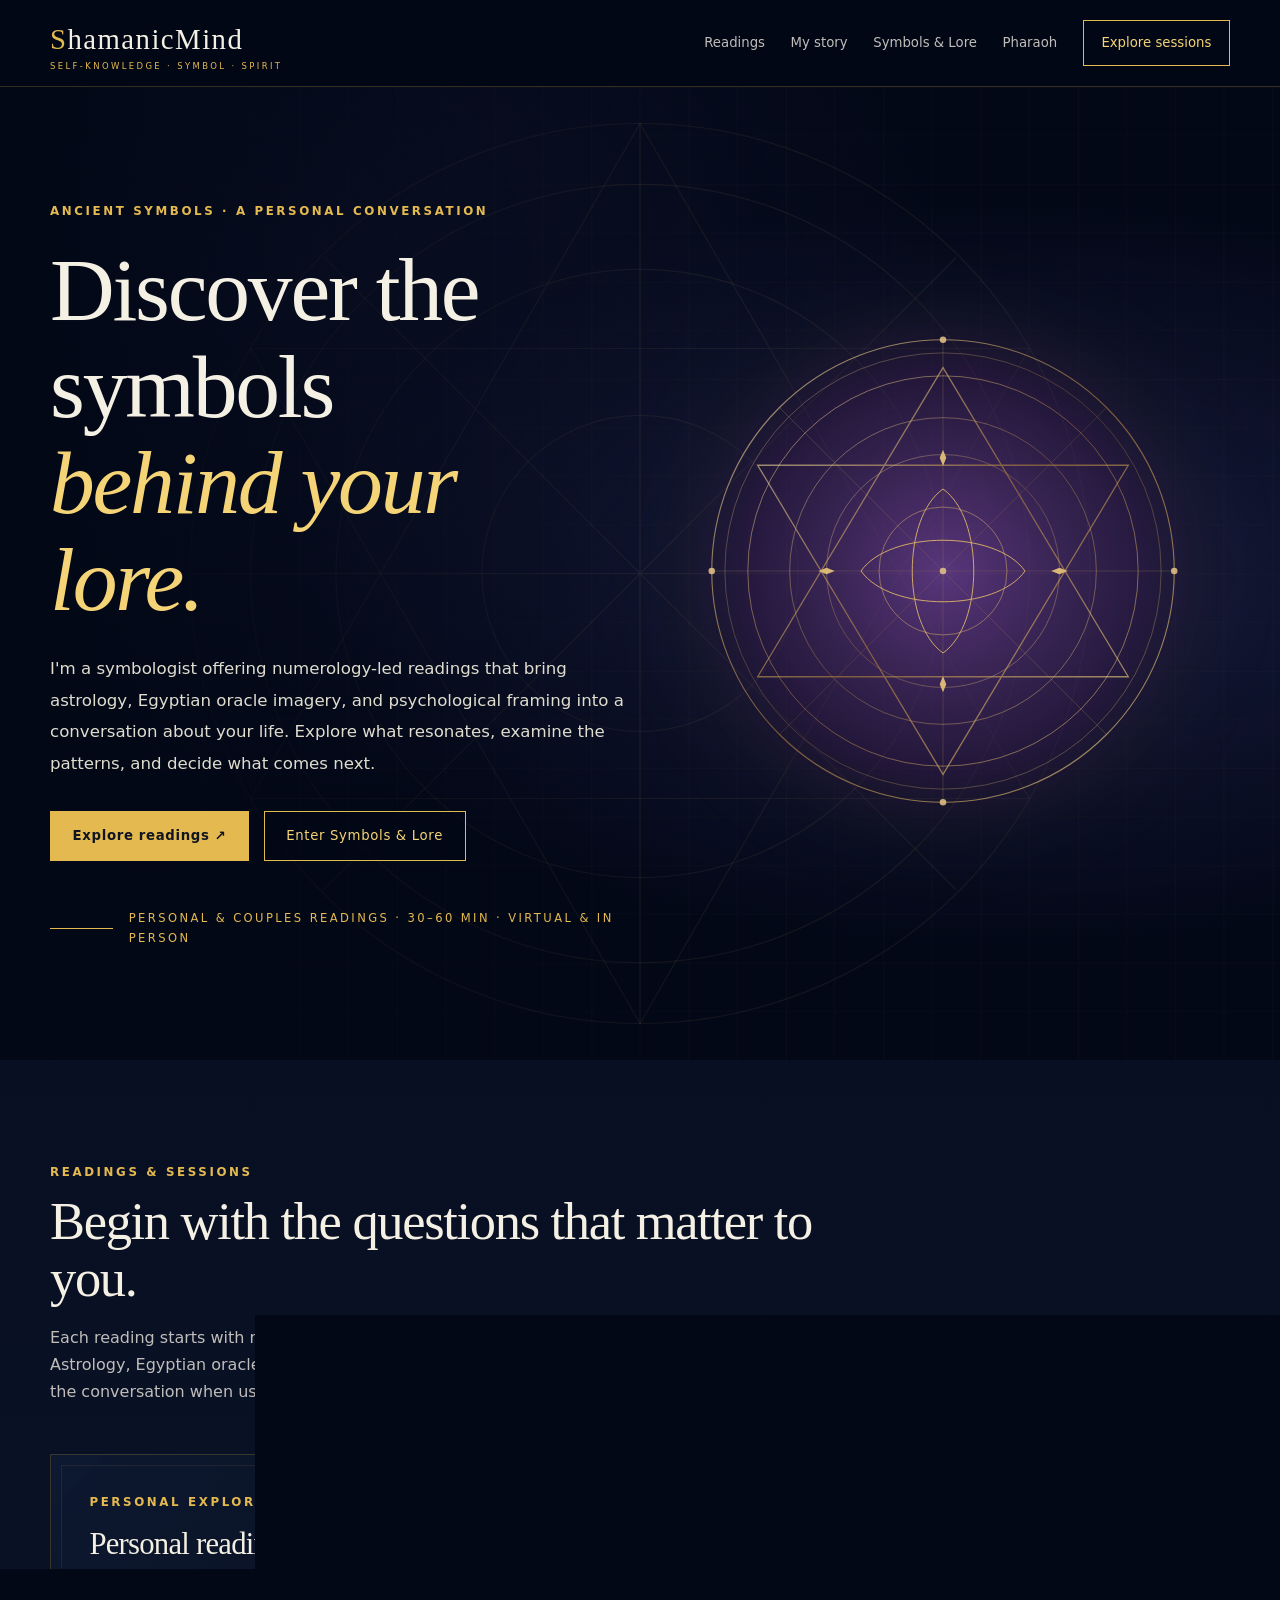
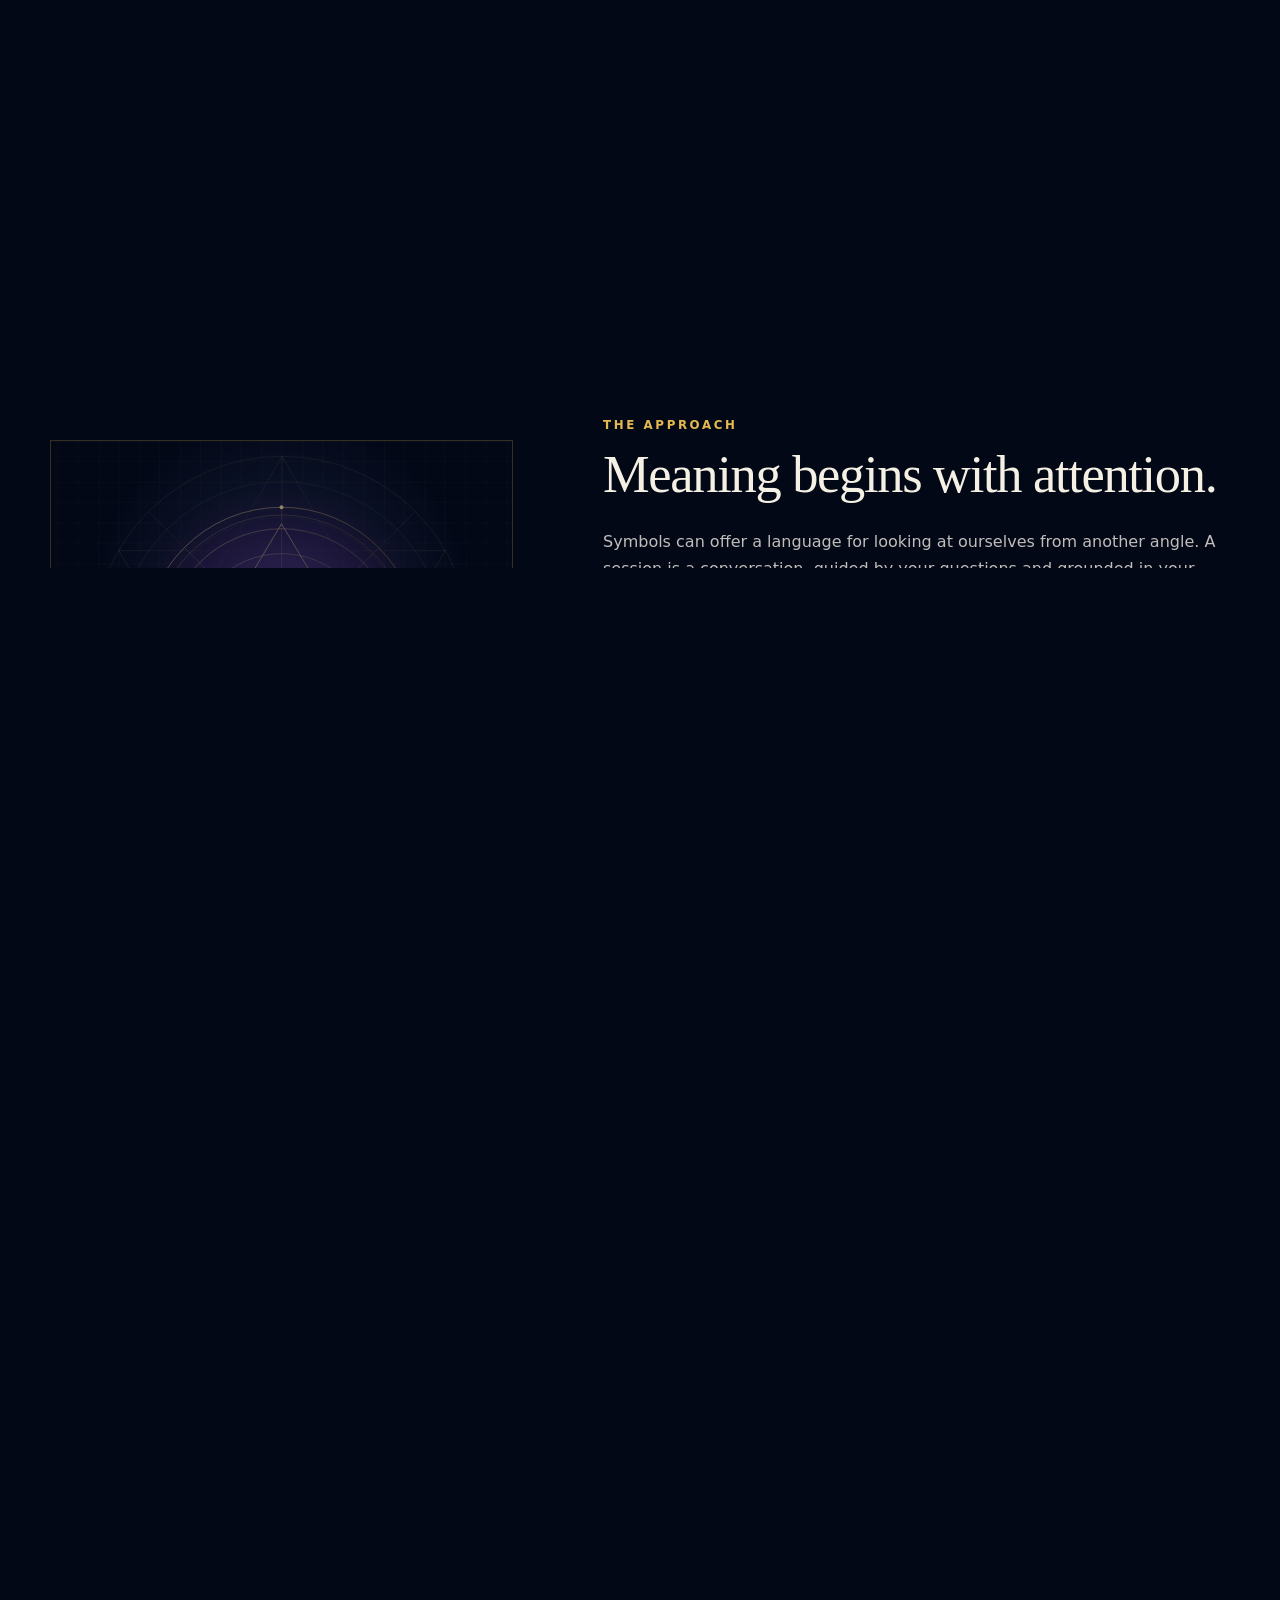
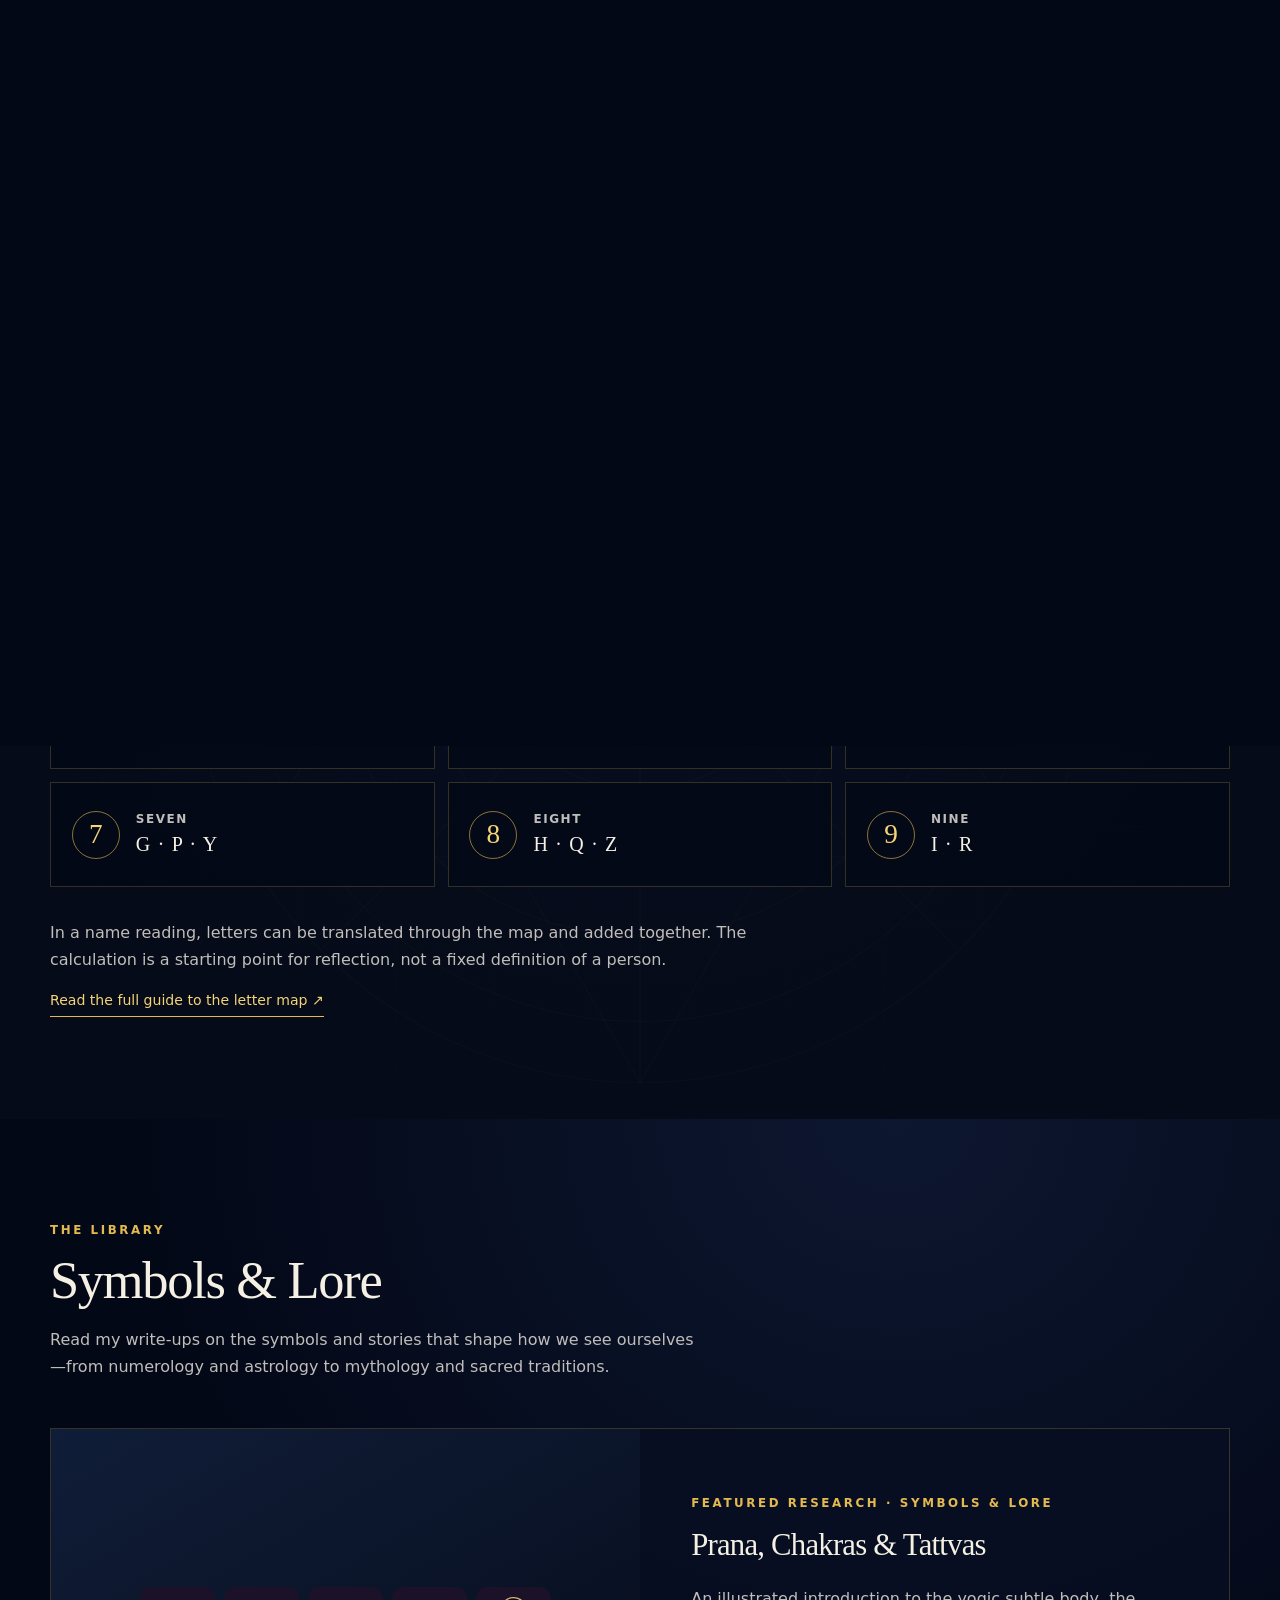
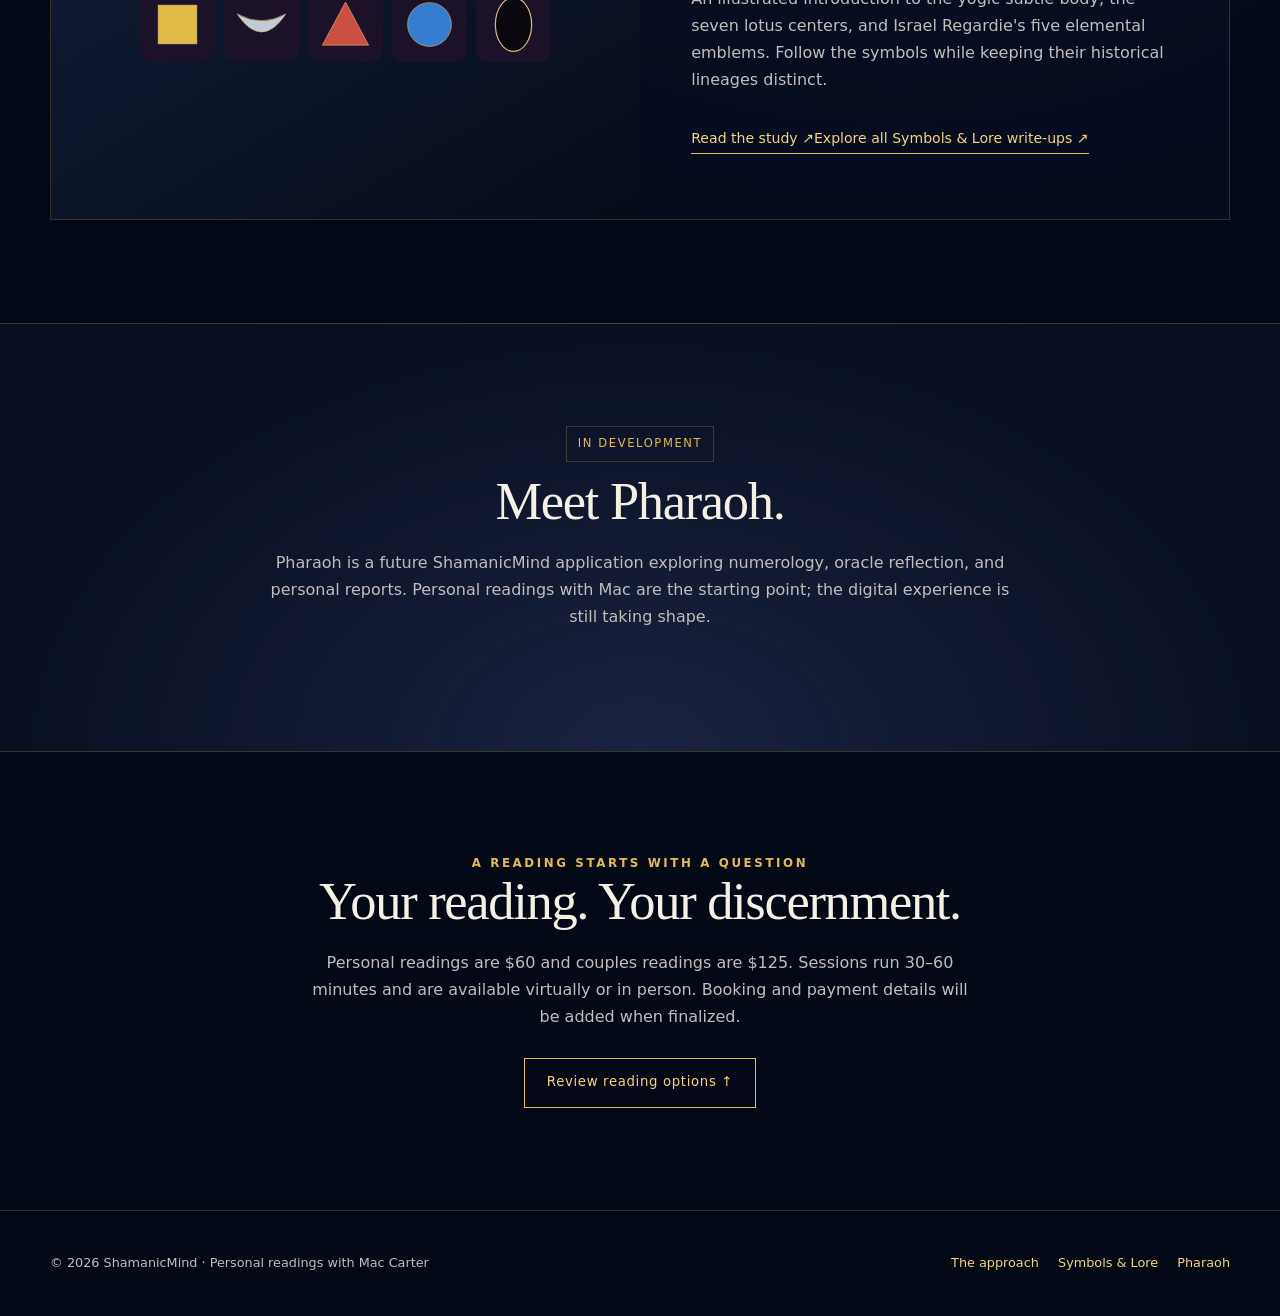
<file: index.html>
<!doctype html>
<html lang="en"><head><meta charset="utf-8"><meta name="viewport" content="width=device-width,initial-scale=1"><meta name="theme-color" content="#030817"><meta name="description" content="Discover the symbols behind your lore through personal numerology readings, astrology, Egyptian oracle, and stories of mythology. Virtual and in-person."><title>ShamanicMind | Discover the Symbols Behind Your Lore</title><link rel="stylesheet" href="styles.css"><script src="app.js" defer></script></head>
<body><a class="skip" href="#main">Skip to content</a><header class="site-header"><div class="container header-inner"><a href="index.html" class="wordmark" aria-label="ShamanicMind home">ShamanicMind<span>Self-knowledge · Symbol · Spirit</span></a><button type="button" class="menu-toggle" aria-expanded="false" aria-controls="site-navigation" data-menu-toggle>Menu <span aria-hidden="true">☰</span></button><nav id="site-navigation" class="nav" aria-label="Main navigation" data-menu><a href="#readings">Readings</a><a href="#story">My story</a><a href="symbols-and-lore/index.html">Symbols &amp; Lore</a><a href="#pharaoh">Pharaoh</a><a href="#sessions" class="nav-cta">Explore sessions</a></nav></div></header>
<main id="main"><section class="hero"><div class="container hero-grid"><div class="hero-copy"><div class="eyebrow">Ancient symbols · A personal conversation</div><h1>Discover the symbols<br><em>behind your lore.</em></h1><p class="lead">I'm a symbologist offering numerology-led readings that bring astrology, Egyptian oracle imagery, and psychological framing into a conversation about your life. Explore what resonates, examine the patterns, and decide what comes next.</p><div class="action-row"><a class="btn btn-primary" href="#readings">Explore readings <span aria-hidden="true">&nbsp;↗</span></a><a class="btn btn-secondary" href="symbols-and-lore/index.html">Enter Symbols &amp; Lore</a></div><div class="hero-caption">Personal &amp; couples readings · 30–60 min · Virtual &amp; in person</div></div><div aria-hidden="true"><img class="hero-orbit" src="assets/illustrations/celestial-orbit.svg" width="700" height="700" alt=""></div></div></section>
<section class="section section-alt anchor" id="readings"><div class="container"><div class="section-heading" data-reveal><div class="eyebrow">Readings &amp; sessions</div><h2>Begin with the questions that matter to you.</h2><p>Each reading starts with numerology and follows the themes that emerge. Astrology, Egyptian oracle cards, and psychological perspectives can deepen the conversation when useful.</p></div><div class="reading-grid" id="sessions"><article class="reading-card" data-reveal><div class="reading-top"><div><div class="eyebrow">Personal exploration</div><h3>Personal reading</h3></div><div class="reading-price">$60</div></div><p>Bring a question, a turning point, or your curiosity. Explore your core numbers, life patterns, and the symbolic connections that may help you frame your next decisions.</p><div class="reading-foot"><span>30–60 min · Virtual or in person</span><a href="#connect">Session information ↗</a></div></article><article class="reading-card" data-reveal><div class="reading-top"><div><div class="eyebrow">Shared reflection</div><h3>Couples reading</h3></div><div class="reading-price">$125</div></div><p>Explore two sets of patterns in conversation. Consider individual perspectives, areas of compatibility, recurring dynamics, and the choices that shape a relationship.</p><div class="reading-foot"><span>30–60 min · Virtual or in person</span><a href="#connect">Session information ↗</a></div></article></div></div></section>
<section class="section anchor" id="approach"><div class="container approach"><div class="approach-art" data-reveal><img src="assets/illustrations/celestial-orbit.svg" alt="Decorative geometric orbit representing cycles, perspective and interpretation" loading="lazy"></div><div class="approach-copy" data-reveal><div class="eyebrow">The approach</div><h2>Meaning begins with attention.</h2><p class="muted">Symbols can offer a language for looking at ourselves from another angle. A session is a conversation, guided by your questions and grounded in your lived experience.</p><div class="principles"><div class="principle"><b>Numbers</b><p>Numerology provides the starting structure for a reading.</p></div><div class="principle"><b>Correspondences</b><p>Astrology and Egyptian oracle images can open additional lines of interpretation.</p></div><div class="principle"><b>Discernment</b><p>Psychological framing helps explore how a story influences belief, behavior, and decisions. You retain your own judgment.</p></div></div></div></div></section>

<section class="section story-section anchor" id="story"><div class="container story-grid"><div class="story-copy" data-reveal><div class="eyebrow">The path inward</div><h2>The lore I had to walk through.</h2><p>Some of my years were spent in the trenches—the inward work of meeting darkness without turning away. I learned to alchemize what I could not simply outrun, one question, one choice, one season at a time.</p><p>Nearly ten years of self-introspection led me through hundreds of books on psychology, philosophy, and mythology. Each offered another lens on a question I kept returning to: what is true within a reality shaped by perception?</p><p>Psychology gave me ways to examine the mind. Philosophy sharpened the questions. Mythology gave lasting images to the passage through shadow and change. Together, they drew me deeper into the layers of the matrix: the stories, beliefs, and symbols that shape what we notice and how we recognize our own nature.</p><p>ShamanicMind grew from that practice. A symbol is not a verdict; it is an invitation to look again. In a reading, we follow the patterns that speak to you, question what does not, and leave room for your own discernment.</p></div><div class="story-panel" data-reveal><div class="scroll-sigil" aria-hidden="true">☥</div><p class="story-line">The deeper the layers, the closer we come to recognizing the nature beneath them.</p><span class="story-caption">A practice of looking inward</span><img src="assets/illustrations/celestial-orbit.svg" alt="" loading="lazy"></div></div></section>
<section class="section pythagorean-section anchor" id="letter-map"><div class="container"><div class="section-heading" data-reveal><div class="eyebrow">Numerology · A name in numbers</div><h2>Every letter finds its place.</h2><p>The Pythagorean letter map cycles through 1 to 9 across the Latin alphabet. See each letter from A to Z paired with its number. This is one symbolic framework; other numerology traditions use different correspondences.</p></div><div class="scroll-sigil map-sigil" data-reveal aria-hidden="true">☥</div><div class="alphabet-groups" aria-label="Pythagorean numerology letter-to-number mapping">
<article class="letter-group" data-reveal><span class="group-number">1</span><div><h3>One</h3><p>A · J · S</p></div></article>
<article class="letter-group" data-reveal><span class="group-number">2</span><div><h3>Two</h3><p>B · K · T</p></div></article>
<article class="letter-group" data-reveal><span class="group-number">3</span><div><h3>Three</h3><p>C · L · U</p></div></article>
<article class="letter-group" data-reveal><span class="group-number">4</span><div><h3>Four</h3><p>D · M · V</p></div></article>
<article class="letter-group" data-reveal><span class="group-number">5</span><div><h3>Five</h3><p>E · N · W</p></div></article>
<article class="letter-group" data-reveal><span class="group-number">6</span><div><h3>Six</h3><p>F · O · X</p></div></article>
<article class="letter-group" data-reveal><span class="group-number">7</span><div><h3>Seven</h3><p>G · P · Y</p></div></article>
<article class="letter-group" data-reveal><span class="group-number">8</span><div><h3>Eight</h3><p>H · Q · Z</p></div></article>
<article class="letter-group" data-reveal><span class="group-number">9</span><div><h3>Nine</h3><p>I · R</p></div></article>
</div><p class="mapping-note">In a name reading, letters can be translated through the map and added together. The calculation is a starting point for reflection, not a fixed definition of a person.</p><a class="text-link" href="symbols-and-lore/pythagorean-letter-numbers.html">Read the full guide to the letter map ↗</a></div></section>
<section class="section lore-section" id="lore"><div class="container"><div class="section-heading" data-reveal><div class="eyebrow">The library</div><h2>Symbols &amp; Lore</h2><p>Read my write-ups on the symbols and stories that shape how we see ourselves—from numerology and astrology to mythology and sacred traditions.</p></div><article class="lore-feature" data-reveal><div class="lore-art" aria-label="Five traditional Golden Dawn tattva emblems: square, crescent, triangle, circle and oval"><div class="tattva-strip"><img src="assets/tattvas/prithivi.svg" alt="Prithivi: yellow square" loading="lazy"><img src="assets/tattvas/apas.svg" alt="Apas: silver crescent" loading="lazy"><img src="assets/tattvas/tejas.svg" alt="Tejas: red triangle" loading="lazy"><img src="assets/tattvas/vayu.svg" alt="Vayu: blue circle" loading="lazy"><img src="assets/tattvas/akasha.svg" alt="Akasha: black oval" loading="lazy"></div></div><div class="lore-copy"><div class="eyebrow">Featured research · Symbols &amp; Lore</div><h3>Prana, Chakras &amp; Tattvas</h3><p>An illustrated introduction to the yogic subtle body, the seven lotus centers, and Israel Regardie's five elemental emblems. Follow the symbols while keeping their historical lineages distinct.</p><a class="text-link" href="symbols-and-lore/prana-chakras-tattvas.html">Read the study ↗</a><a class="text-link" href="symbols-and-lore/index.html">Explore all Symbols &amp; Lore write-ups ↗</a></div></article></div></section>
<section class="section pharaoh anchor" id="pharaoh"><div class="container" data-reveal><span class="tag">In development</span><h2>Meet Pharaoh.</h2><p>Pharaoh is a future ShamanicMind application exploring numerology, oracle reflection, and personal reports. Personal readings with Mac are the starting point; the digital experience is still taking shape.</p></div></section>
<section class="section final-section anchor" id="connect"><div class="container" data-reveal><div class="eyebrow">A reading starts with a question</div><h2>Your reading. Your discernment.</h2><p>Personal readings are $60 and couples readings are $125. Sessions run 30–60 minutes and are available virtually or in person. Booking and payment details will be added when finalized.</p><a class="btn btn-secondary" href="#readings">Review reading options ↑</a></div></section></main>
<footer class="site-footer"><div class="container footer-row"><div>© <span data-year>2026</span> ShamanicMind · Personal readings with Mac Carter</div><div class="footer-links"><a href="#approach">The approach</a><a href="symbols-and-lore/index.html">Symbols &amp; Lore</a><a href="#pharaoh">Pharaoh</a></div></div></footer></body></html>
</file>
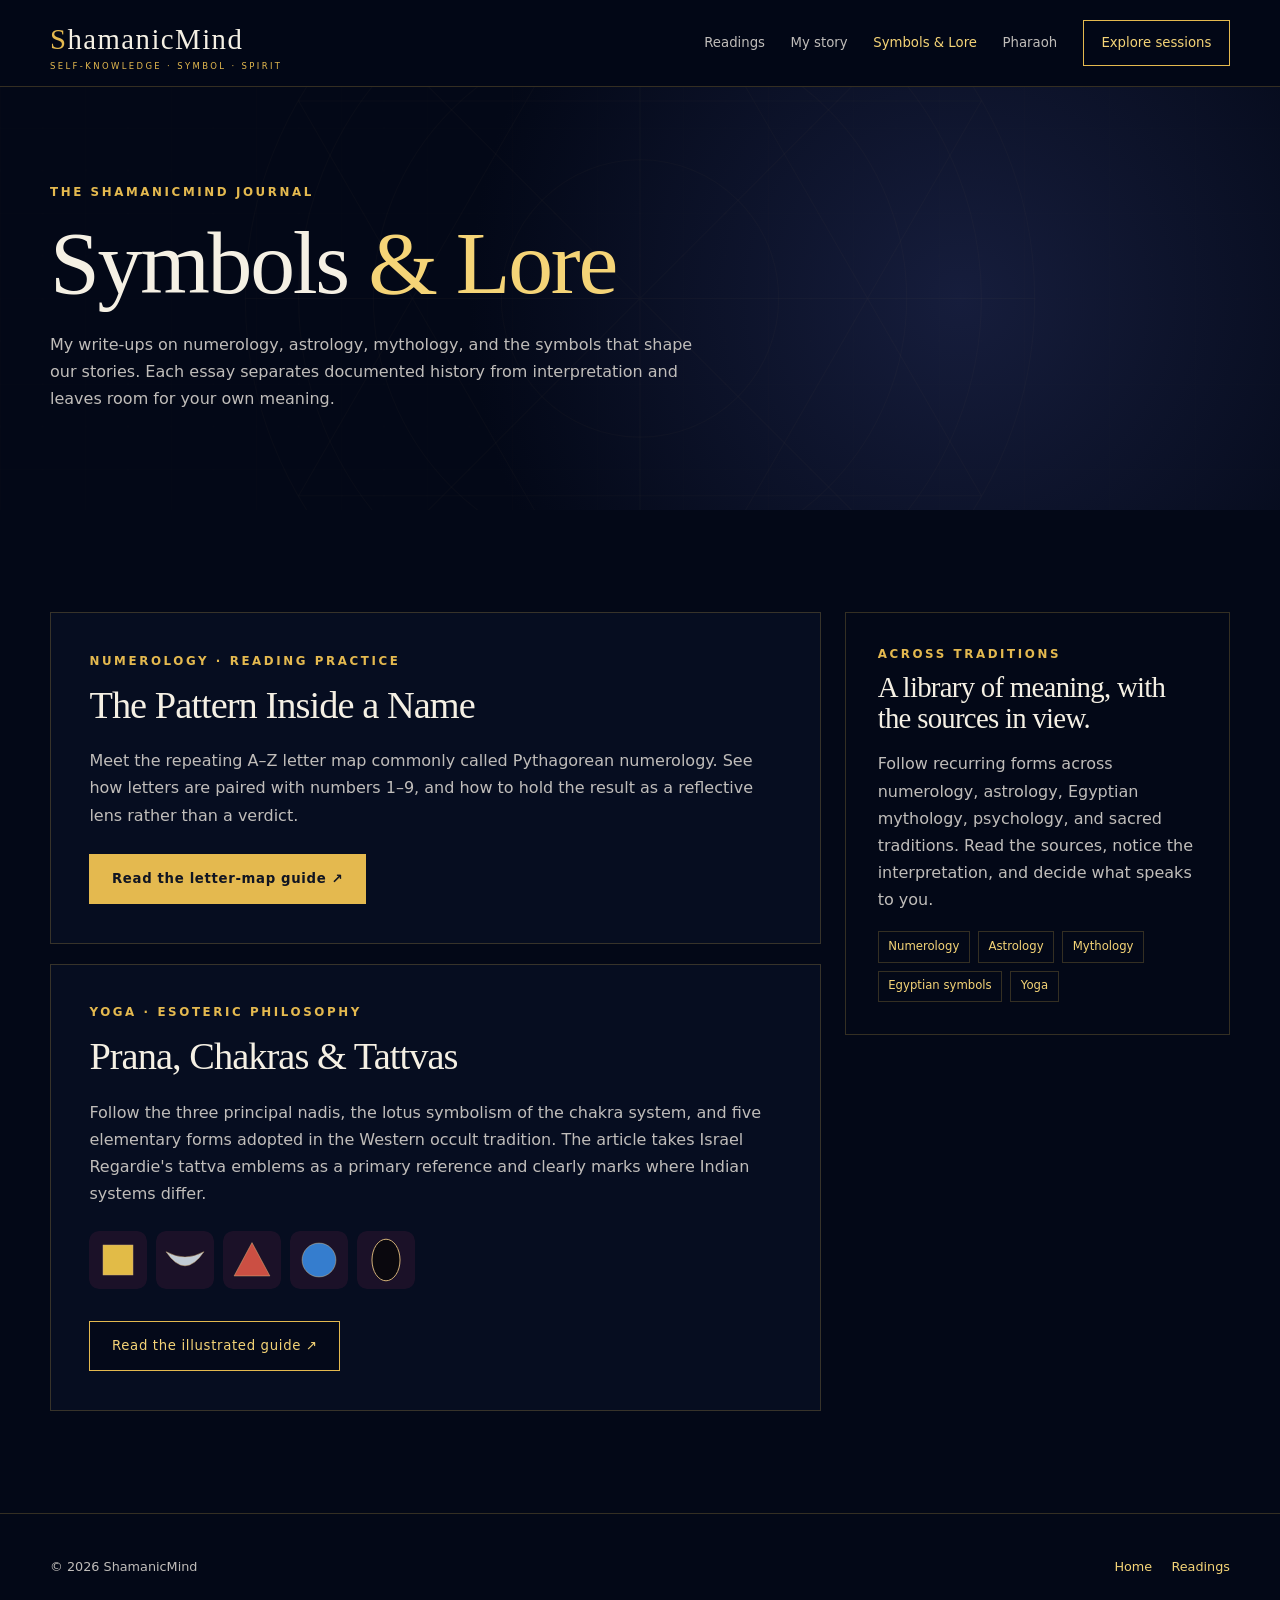
<file: symbols-and-lore/index.html>
<!doctype html><html lang="en"><head><meta charset="utf-8"><meta name="viewport" content="width=device-width,initial-scale=1"><meta name="theme-color" content="#030817"><meta name="description" content="Mac's ShamanicMind write-ups on numerology, astrology, mythology, and the meanings carried through symbols and stories."><title>Symbols &amp; Lore | ShamanicMind</title><link rel="stylesheet" href="../styles.css"><script src="../app.js" defer></script></head><body><a href="#main" class="skip">Skip to content</a><header class="site-header"><div class="container header-inner"><a class="wordmark" href="../index.html">ShamanicMind<span>Self-knowledge · Symbol · Spirit</span></a><button type="button" class="menu-toggle" aria-expanded="false" aria-controls="site-navigation" data-menu-toggle>Menu <span aria-hidden="true">☰</span></button><nav id="site-navigation" class="nav" data-menu aria-label="Main navigation"><a href="../index.html#readings">Readings</a><a href="../index.html#story">My story</a><a aria-current="page" href="index.html">Symbols &amp; Lore</a><a href="../index.html#pharaoh">Pharaoh</a><a class="nav-cta" href="../index.html#sessions">Explore sessions</a></nav></div></header><main id="main"><section class="page-hero"><div class="container"><div class="eyebrow">The ShamanicMind journal</div><h1>Symbols <span class="gold">&amp; Lore</span></h1><p>My write-ups on numerology, astrology, mythology, and the symbols that shape our stories. Each essay separates documented history from interpretation and leaves room for your own meaning.</p></div></section><section class="section"><div class="container library-layout"><div class="library-grid">
<article class="article-card" data-reveal><div class="eyebrow">Numerology · Reading practice</div><h2>The Pattern Inside a Name</h2><p>Meet the repeating A–Z letter map commonly called Pythagorean numerology. See how letters are paired with numbers 1–9, and how to hold the result as a reflective lens rather than a verdict.</p><a class="btn btn-primary" href="pythagorean-letter-numbers.html">Read the letter-map guide ↗</a></article>
<article class="article-card" data-reveal><div class="eyebrow">Yoga · Esoteric philosophy</div><h2>Prana, Chakras &amp; Tattvas</h2><p>Follow the three principal nadis, the lotus symbolism of the chakra system, and five elementary forms adopted in the Western occult tradition. The article takes Israel Regardie's tattva emblems as a primary reference and clearly marks where Indian systems differ.</p><div class="tattva-strip archive-tattvas" aria-label="Five tattva emblems"><img src="../assets/tattvas/prithivi.svg" alt="Earth, a yellow square" loading="lazy"><img src="../assets/tattvas/apas.svg" alt="Water, a silver crescent" loading="lazy"><img src="../assets/tattvas/tejas.svg" alt="Fire, a red triangle" loading="lazy"><img src="../assets/tattvas/vayu.svg" alt="Air, a blue circle" loading="lazy"><img src="../assets/tattvas/akasha.svg" alt="Ether, a black oval" loading="lazy"></div><a class="btn btn-secondary" href="prana-chakras-tattvas.html">Read the illustrated guide ↗</a></article>
</div><aside class="article-aside" data-reveal><div class="eyebrow">Across traditions</div><h3>A library of meaning, with the sources in view.</h3><p class="muted">Follow recurring forms across numerology, astrology, Egyptian mythology, psychology, and sacred traditions. Read the sources, notice the interpretation, and decide what speaks to you.</p><div class="topic-tags"><span>Numerology</span><span>Astrology</span><span>Mythology</span><span>Egyptian symbols</span><span>Yoga</span></div></aside></div></section></main><footer class="site-footer"><div class="container footer-row"><div>© <span data-year>2026</span> ShamanicMind</div><div class="footer-links"><a href="../index.html">Home</a><a href="../index.html#readings">Readings</a></div></div></footer></body></html>
</file>
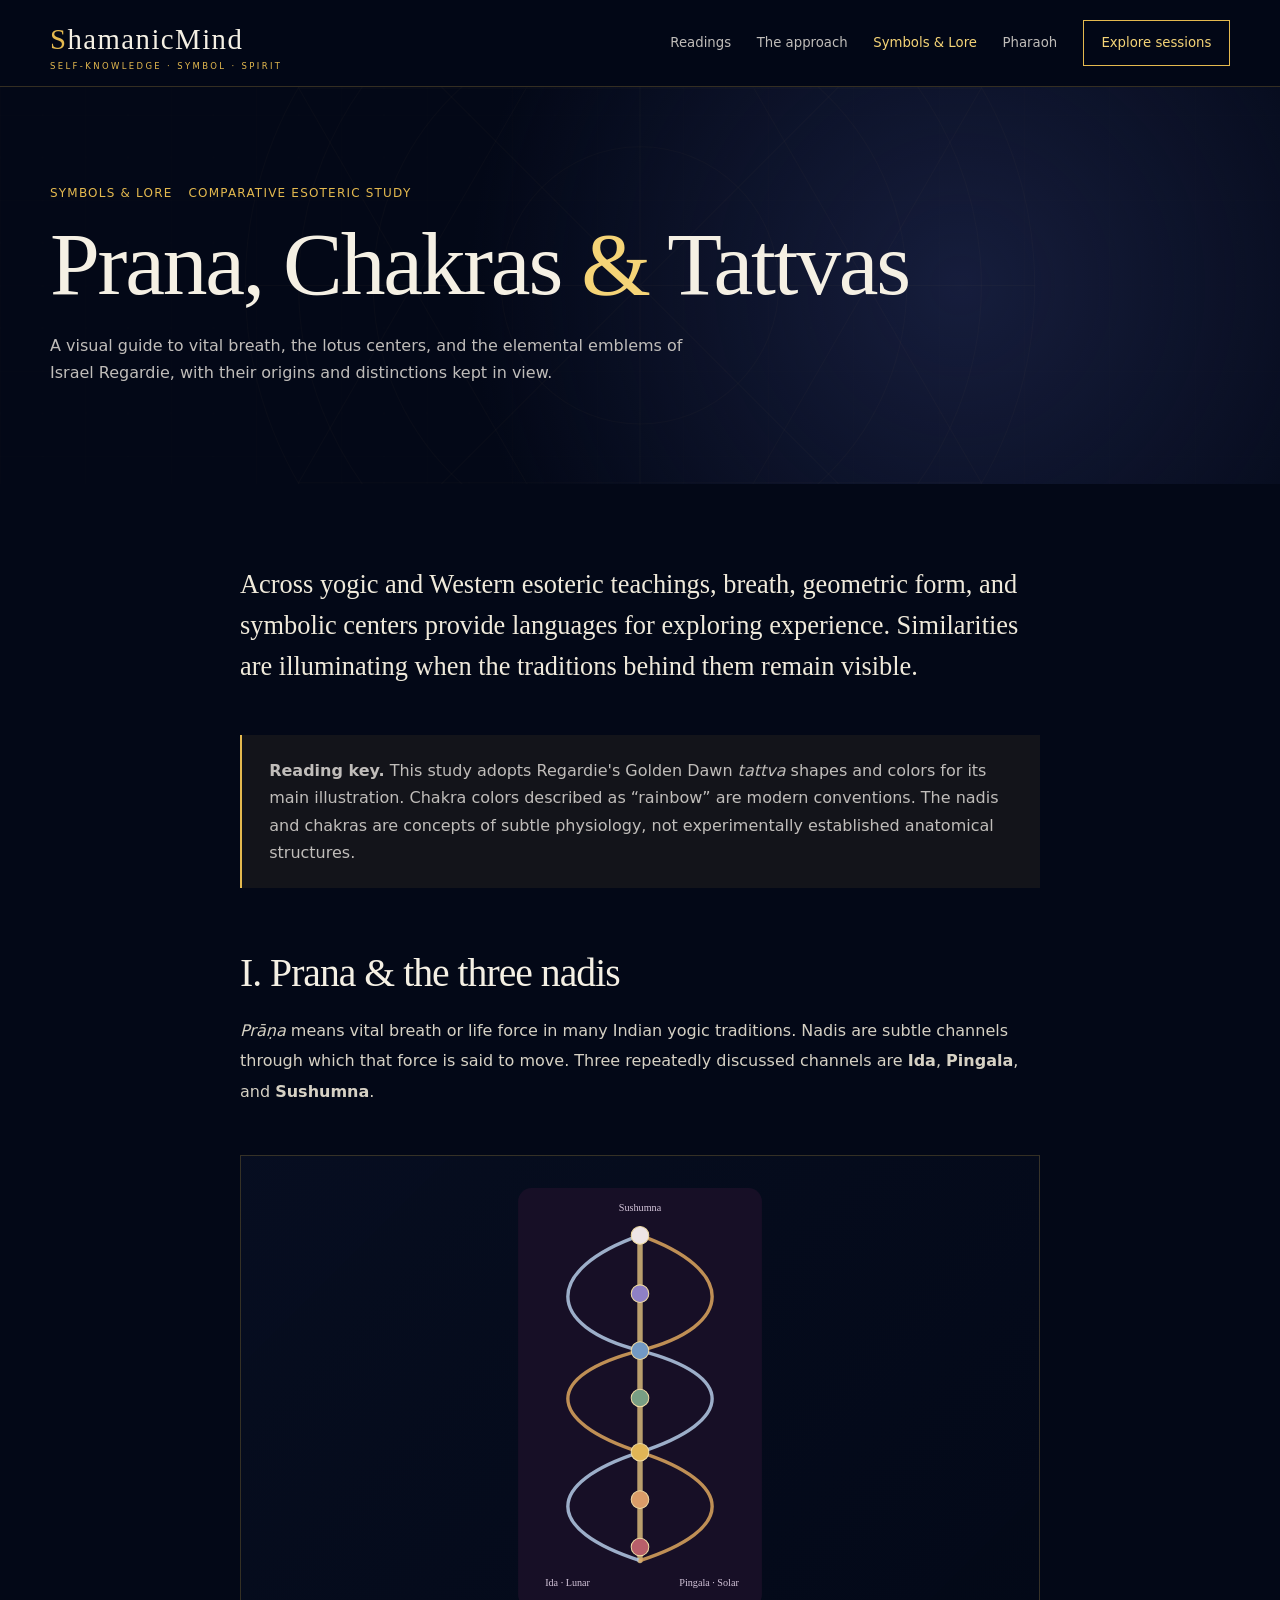
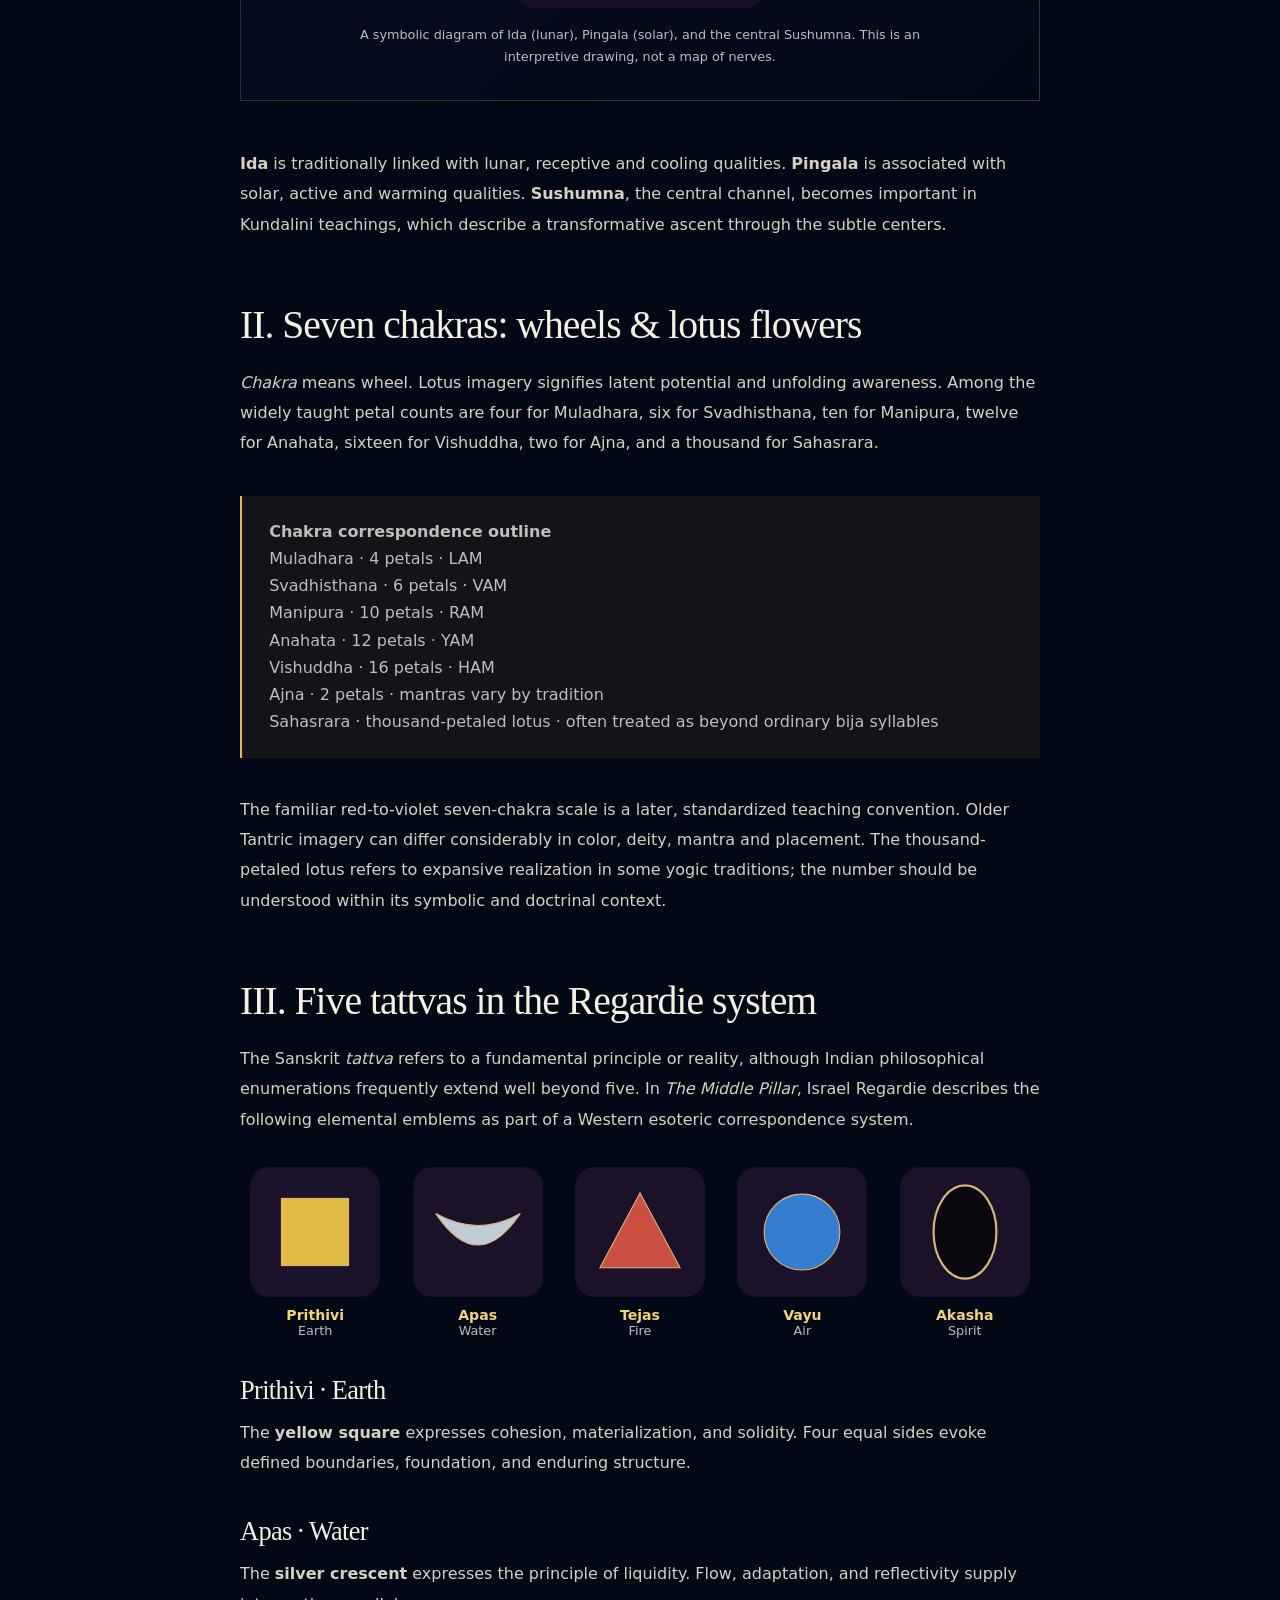
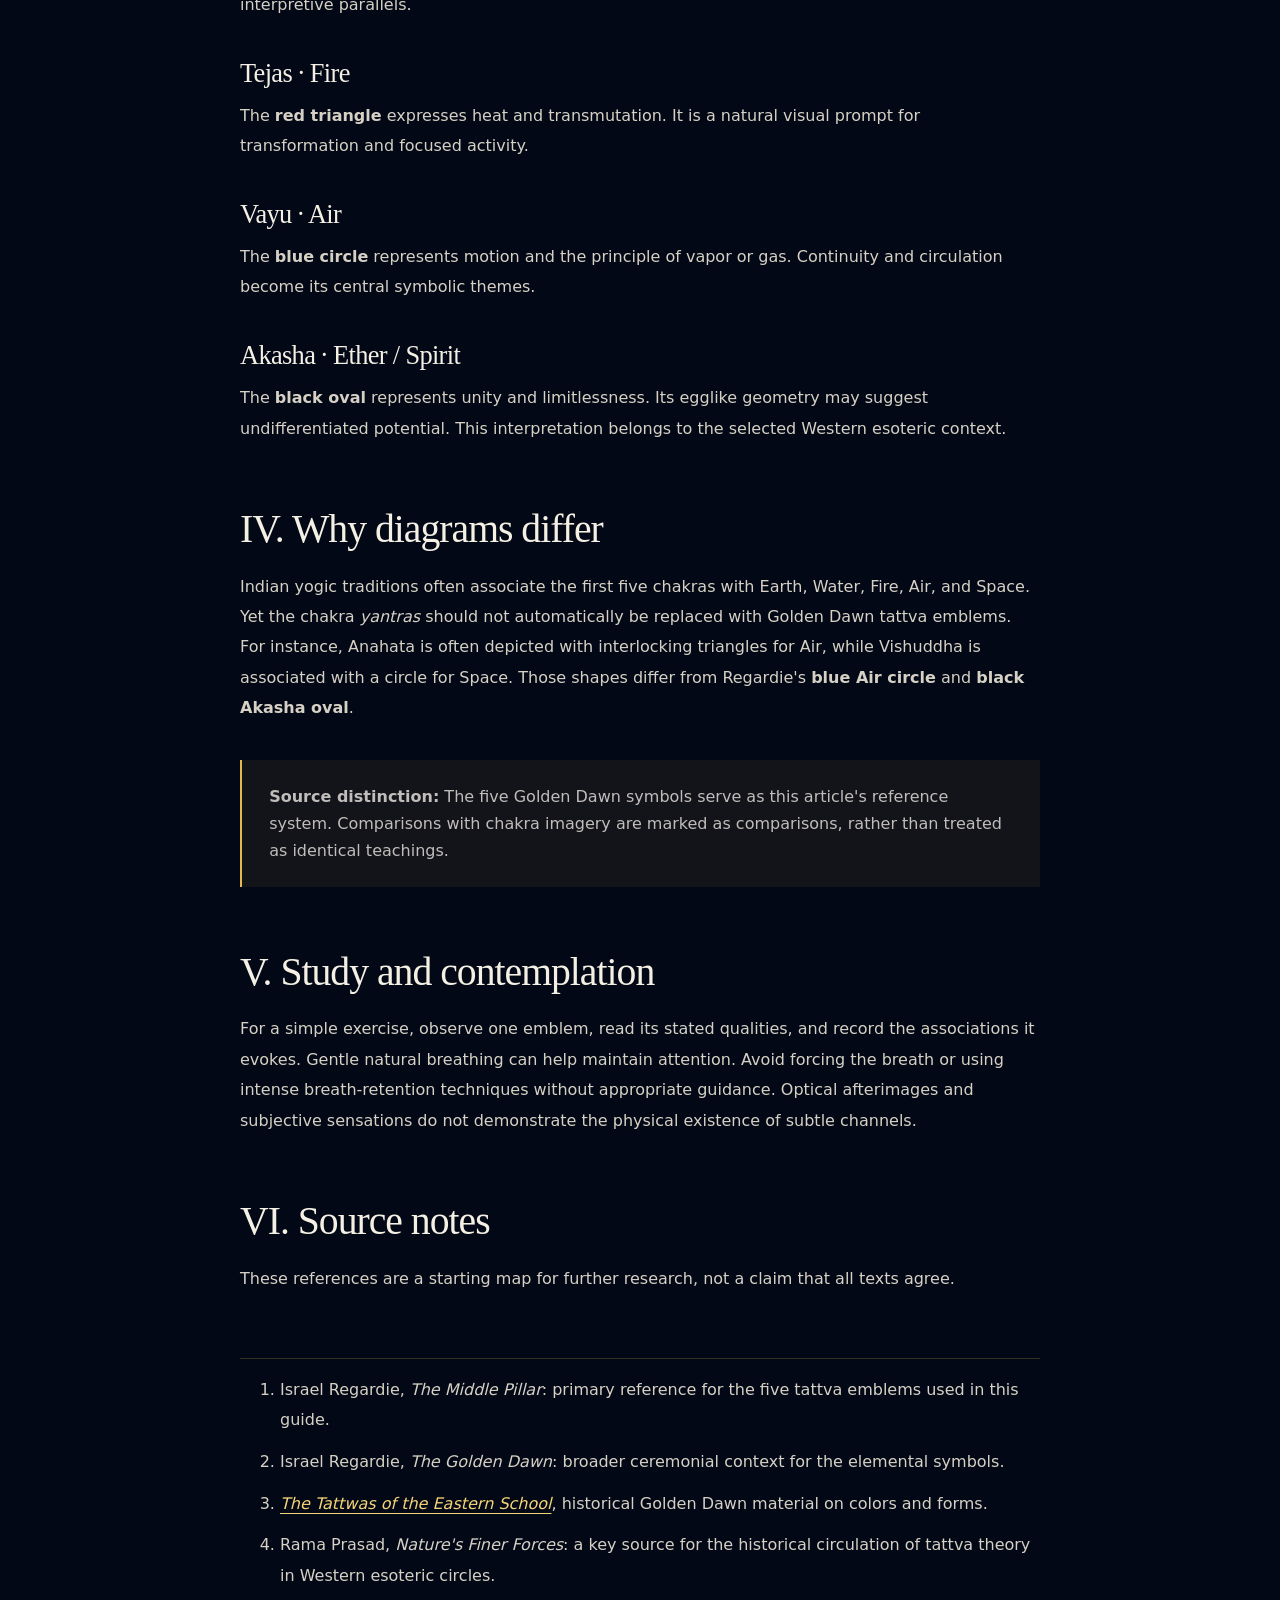
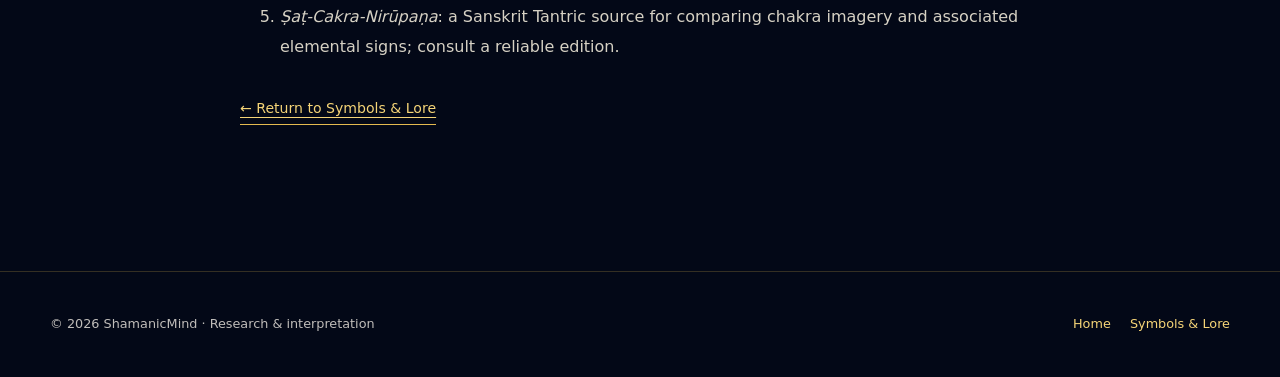
<file: symbols-and-lore/prana-chakras-tattvas.html>
<!doctype html><html lang="en"><head><meta charset="utf-8"><meta name="viewport" content="width=device-width,initial-scale=1"><meta name="theme-color" content="#130d20"><meta name="description" content="An illustrated guide to Prana, the three Nadis, seven Chakras, and the five Tattvas according to Israel Regardie, with careful historical comparisons."><title>Prana, Chakras & Tattvas | Symbols & Lore</title><link rel="stylesheet" href="../styles.css"><script src="../app.js" defer></script></head><body><a href="#main" class="skip">Skip to content</a><header class="site-header"><div class="container header-inner"><a class="wordmark" href="../index.html">ShamanicMind<span>Self-knowledge · Symbol · Spirit</span></a><button type="button" class="menu-toggle" aria-expanded="false" aria-controls="site-navigation" data-menu-toggle>Menu <span aria-hidden="true">☰</span></button><nav id="site-navigation" class="nav" data-menu aria-label="Main navigation"><a href="../index.html#readings">Readings</a><a href="../index.html#approach">The approach</a><a aria-current="page" href="index.html">Symbols &amp; Lore</a><a href="../index.html#pharaoh">Pharaoh</a><a class="nav-cta" href="../index.html#sessions">Explore sessions</a></nav></div></header><main id="main"><section class="page-hero"><div class="container"><div class="article-meta"><span>Symbols &amp; Lore</span><span>Comparative esoteric study</span></div><h1>Prana, Chakras <span class="gold">&amp;</span> Tattvas</h1><p>A visual guide to vital breath, the lotus centers, and the elemental emblems of Israel Regardie, with their origins and distinctions kept in view.</p></div></section><article class="editorial"><div class="small-container article-body"><p class="intro">Across yogic and Western esoteric teachings, breath, geometric form, and symbolic centers provide languages for exploring experience. Similarities are illuminating when the traditions behind them remain visible.</p><div class="scholar-note"><strong>Reading key.</strong> This study adopts Regardie's Golden Dawn <em>tattva</em> shapes and colors for its main illustration. Chakra colors described as “rainbow” are modern conventions. The nadis and chakras are concepts of subtle physiology, not experimentally established anatomical structures.</div>
<h2>I. Prana &amp; the three nadis</h2><p><em>Prāṇa</em> means vital breath or life force in many Indian yogic traditions. Nadis are subtle channels through which that force is said to move. Three repeatedly discussed channels are <strong>Ida</strong>, <strong>Pingala</strong>, and <strong>Sushumna</strong>.</p>
<figure class="figure"><img src="../assets/illustrations/nadi-channels.svg" width="360" height="620" alt="Illustration of a luminous central Sushumna with a pale lunar Ida and gold solar Pingala winding around seven symbolic energy centers" loading="lazy"><figcaption>A symbolic diagram of Ida (lunar), Pingala (solar), and the central Sushumna. This is an interpretive drawing, not a map of nerves.</figcaption></figure>
<p><strong>Ida</strong> is traditionally linked with lunar, receptive and cooling qualities. <strong>Pingala</strong> is associated with solar, active and warming qualities. <strong>Sushumna</strong>, the central channel, becomes important in Kundalini teachings, which describe a transformative ascent through the subtle centers.</p>
<h2>II. Seven chakras: wheels &amp; lotus flowers</h2><p><em>Chakra</em> means wheel. Lotus imagery signifies latent potential and unfolding awareness. Among the widely taught petal counts are four for Muladhara, six for Svadhisthana, ten for Manipura, twelve for Anahata, sixteen for Vishuddha, two for Ajna, and a thousand for Sahasrara.</p>
<div class="scholar-note"><strong>Chakra correspondence outline</strong><br>Muladhara · 4 petals · LAM<br>Svadhisthana · 6 petals · VAM<br>Manipura · 10 petals · RAM<br>Anahata · 12 petals · YAM<br>Vishuddha · 16 petals · HAM<br>Ajna · 2 petals · mantras vary by tradition<br>Sahasrara · thousand-petaled lotus · often treated as beyond ordinary bija syllables</div>
<p>The familiar red-to-violet seven-chakra scale is a later, standardized teaching convention. Older Tantric imagery can differ considerably in color, deity, mantra and placement. The thousand-petaled lotus refers to expansive realization in some yogic traditions; the number should be understood within its symbolic and doctrinal context.</p>
<h2>III. Five tattvas in the Regardie system</h2><p>The Sanskrit <em>tattva</em> refers to a fundamental principle or reality, although Indian philosophical enumerations frequently extend well beyond five. In <em>The Middle Pillar</em>, Israel Regardie describes the following elemental emblems as part of a Western esoteric correspondence system.</p>
<div class="tattva-reference"><figure><img src="../assets/tattvas/prithivi.svg" alt="Yellow square, the Earth tattva" loading="lazy"><figcaption><strong>Prithivi</strong>Earth</figcaption></figure><figure><img src="../assets/tattvas/apas.svg" alt="Silver crescent, the Water tattva" loading="lazy"><figcaption><strong>Apas</strong>Water</figcaption></figure><figure><img src="../assets/tattvas/tejas.svg" alt="Red triangle, the Fire tattva" loading="lazy"><figcaption><strong>Tejas</strong>Fire</figcaption></figure><figure><img src="../assets/tattvas/vayu.svg" alt="Blue circle, the Air tattva" loading="lazy"><figcaption><strong>Vayu</strong>Air</figcaption></figure><figure><img src="../assets/tattvas/akasha.svg" alt="Black oval, the Ether or Spirit tattva" loading="lazy"><figcaption><strong>Akasha</strong>Spirit</figcaption></figure></div>
<h3>Prithivi · Earth</h3><p>The <strong>yellow square</strong> expresses cohesion, materialization, and solidity. Four equal sides evoke defined boundaries, foundation, and enduring structure.</p>
<h3>Apas · Water</h3><p>The <strong>silver crescent</strong> expresses the principle of liquidity. Flow, adaptation, and reflectivity supply interpretive parallels.</p>
<h3>Tejas · Fire</h3><p>The <strong>red triangle</strong> expresses heat and transmutation. It is a natural visual prompt for transformation and focused activity.</p>
<h3>Vayu · Air</h3><p>The <strong>blue circle</strong> represents motion and the principle of vapor or gas. Continuity and circulation become its central symbolic themes.</p>
<h3>Akasha · Ether / Spirit</h3><p>The <strong>black oval</strong> represents unity and limitlessness. Its egglike geometry may suggest undifferentiated potential. This interpretation belongs to the selected Western esoteric context.</p>
<h2>IV. Why diagrams differ</h2><p>Indian yogic traditions often associate the first five chakras with Earth, Water, Fire, Air, and Space. Yet the chakra <em>yantras</em> should not automatically be replaced with Golden Dawn tattva emblems. For instance, Anahata is often depicted with interlocking triangles for Air, while Vishuddha is associated with a circle for Space. Those shapes differ from Regardie's <strong>blue Air circle</strong> and <strong>black Akasha oval</strong>.</p>
<div class="scholar-note"><strong>Source distinction:</strong> The five Golden Dawn symbols serve as this article's reference system. Comparisons with chakra imagery are marked as comparisons, rather than treated as identical teachings.</div>
<h2>V. Study and contemplation</h2><p>For a simple exercise, observe one emblem, read its stated qualities, and record the associations it evokes. Gentle natural breathing can help maintain attention. Avoid forcing the breath or using intense breath-retention techniques without appropriate guidance. Optical afterimages and subjective sensations do not demonstrate the physical existence of subtle channels.</p>
<h2>VI. Source notes</h2><p>These references are a starting map for further research, not a claim that all texts agree.</p><ol class="sources"><li>Israel Regardie, <em>The Middle Pillar</em>: primary reference for the five tattva emblems used in this guide.</li><li>Israel Regardie, <em>The Golden Dawn</em>: broader ceremonial context for the elemental symbols.</li><li><a href="https://www.tarrdaniel.com/documents/Thelemagick/gd/publication/english/Tattwas.html" rel="noopener noreferrer" target="_blank"><em>The Tattwas of the Eastern School</em></a>, historical Golden Dawn material on colors and forms.</li><li>Rama Prasad, <em>Nature's Finer Forces</em>: a key source for the historical circulation of tattva theory in Western esoteric circles.</li><li><em>Ṣaṭ-Cakra-Nirūpaṇa</em>: a Sanskrit Tantric source for comparing chakra imagery and associated elemental signs; consult a reliable edition.</li></ol><p><a class="text-link" href="index.html">← Return to Symbols &amp; Lore</a></p></div></article></main><footer class="site-footer"><div class="container footer-row"><div>© <span data-year>2026</span> ShamanicMind · Research &amp; interpretation</div><div class="footer-links"><a href="../index.html">Home</a><a href="index.html">Symbols &amp; Lore</a></div></div></footer></body></html>
</file>
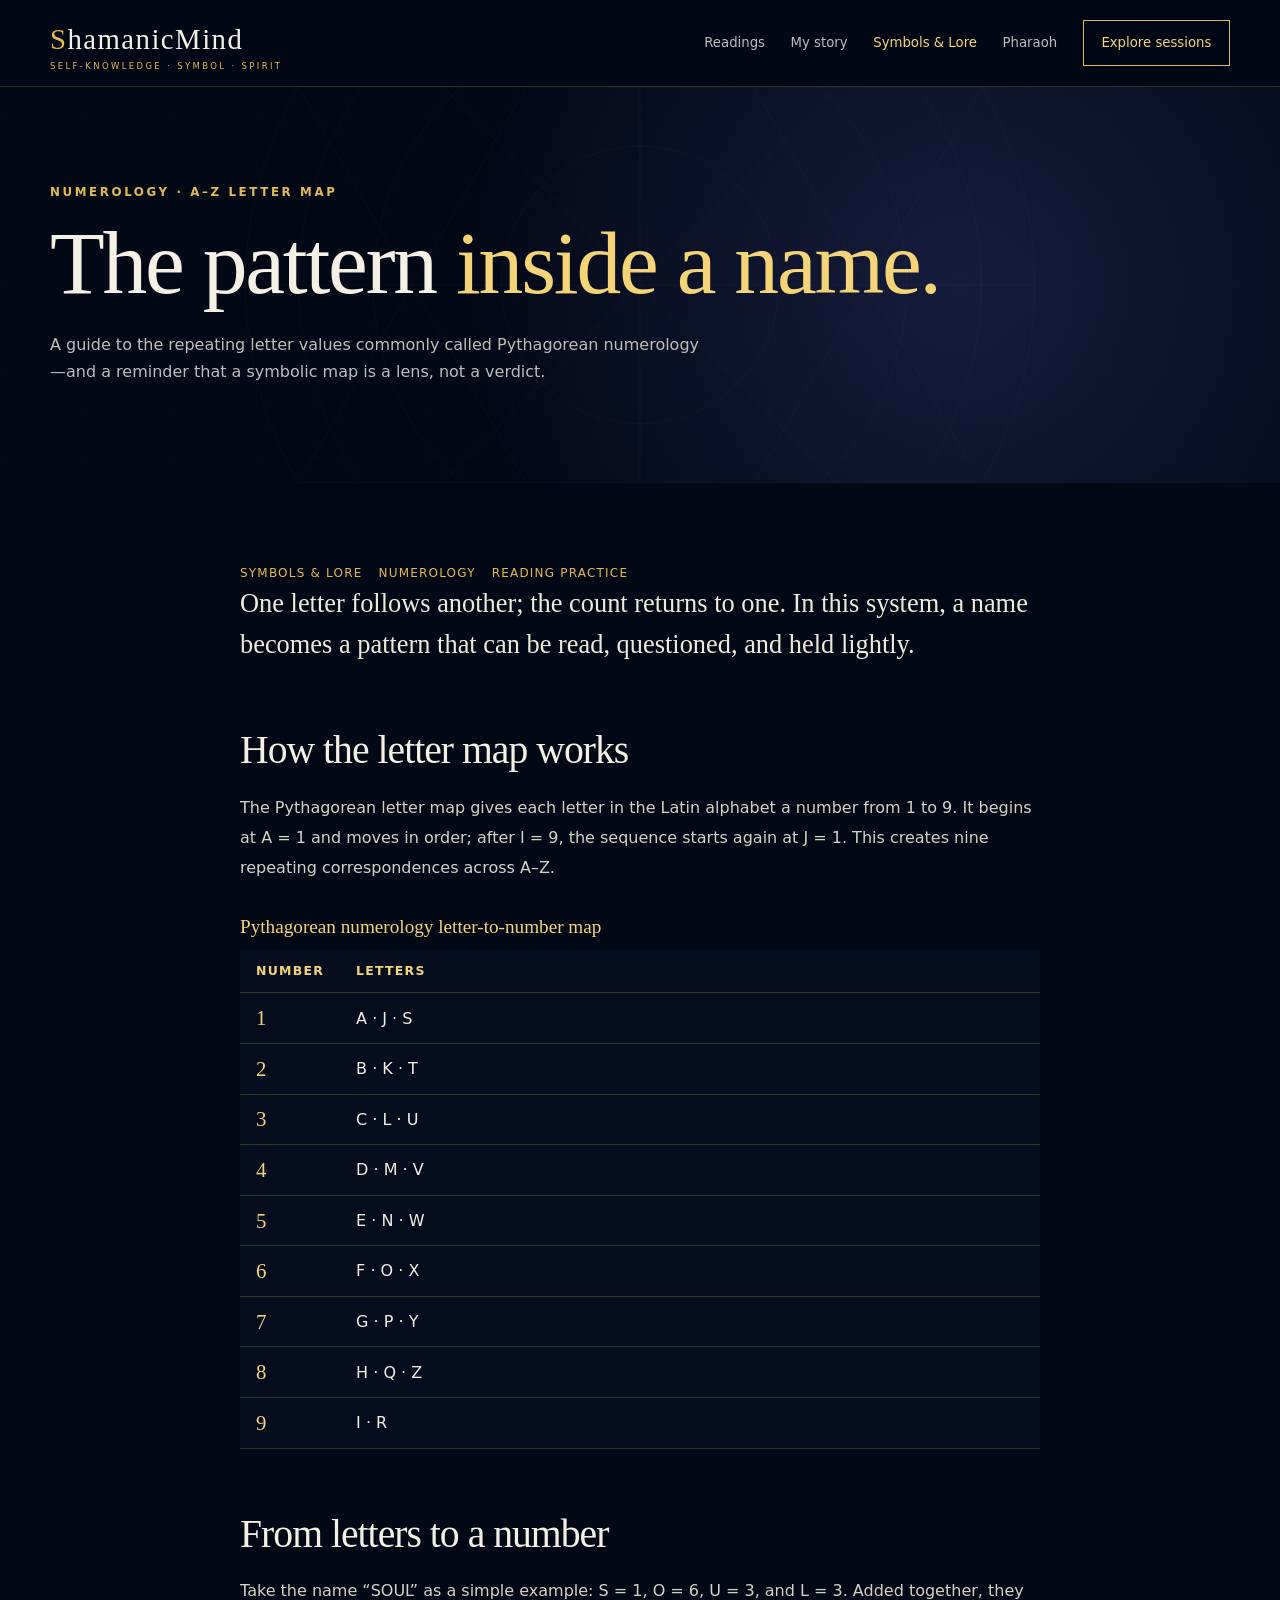
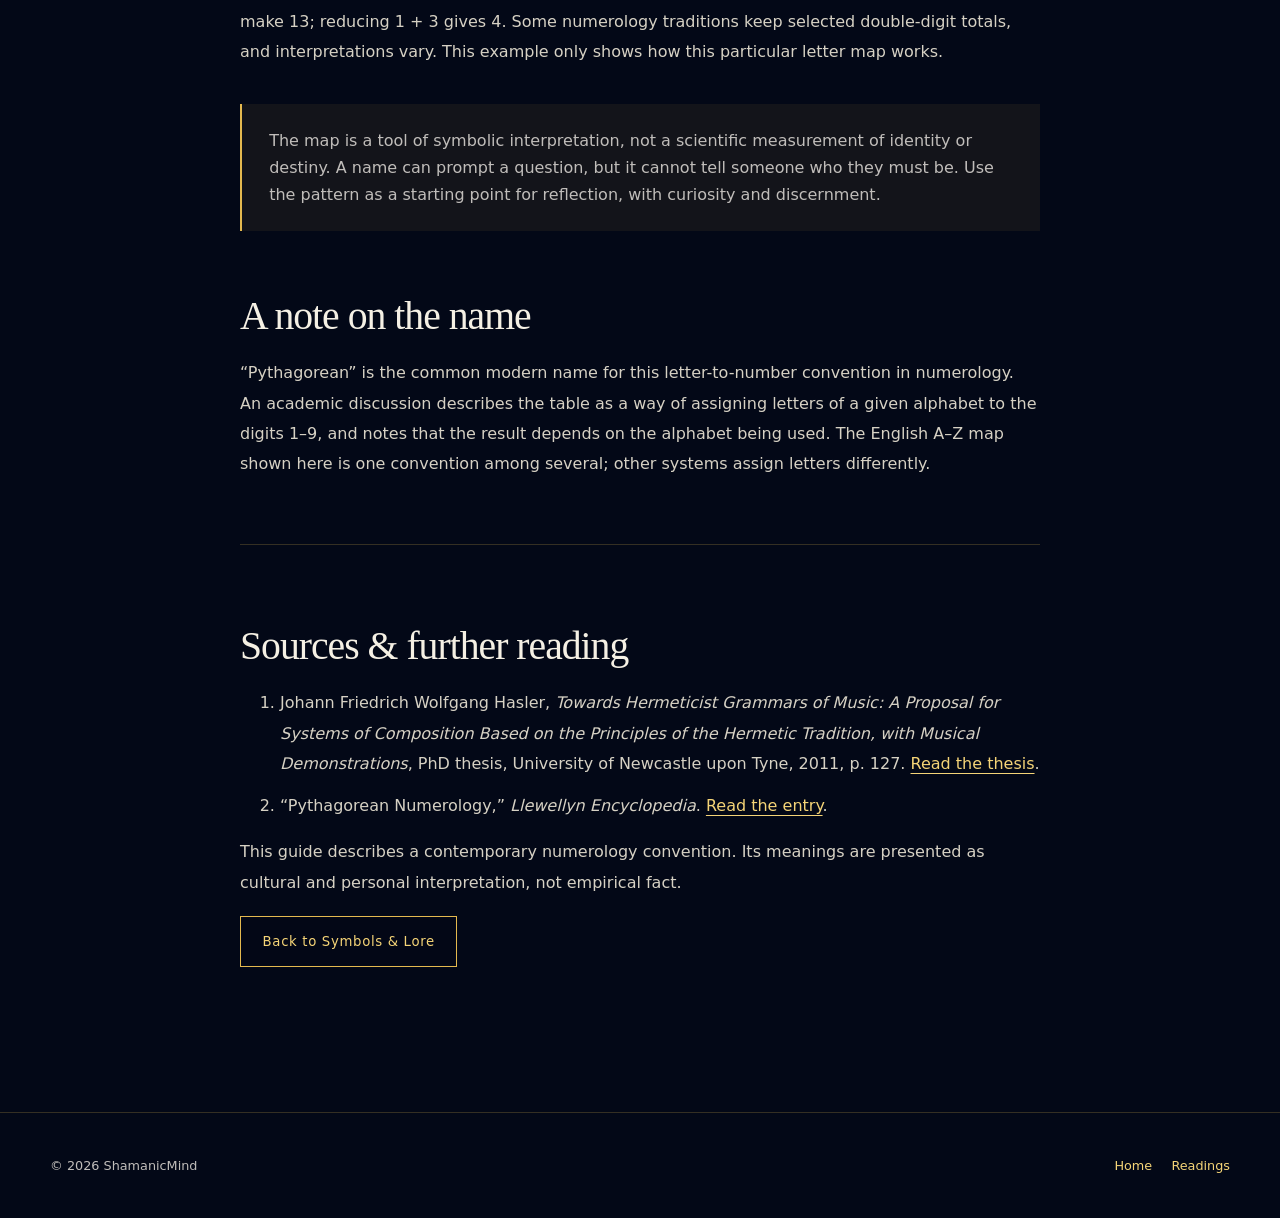
<file: symbols-and-lore/pythagorean-letter-numbers.html>
<!doctype html>
<html lang="en"><head><meta charset="utf-8"><meta name="viewport" content="width=device-width,initial-scale=1"><meta name="theme-color" content="#030817"><meta name="description" content="A clear guide to the Pythagorean numerology letter map, from A to Z, with its historical limits and one worked example."><title>The Pattern Inside a Name | Symbols &amp; Lore | ShamanicMind</title><link rel="stylesheet" href="../styles.css"><script src="../app.js" defer></script></head>
<body><a href="#main" class="skip">Skip to content</a><header class="site-header"><div class="container header-inner"><a class="wordmark" href="../index.html">ShamanicMind<span>Self-knowledge · Symbol · Spirit</span></a><button type="button" class="menu-toggle" aria-expanded="false" aria-controls="site-navigation" data-menu-toggle>Menu <span aria-hidden="true">☰</span></button><nav id="site-navigation" class="nav" data-menu aria-label="Main navigation"><a href="../index.html#readings">Readings</a><a href="../index.html#story">My story</a><a aria-current="page" href="index.html">Symbols &amp; Lore</a><a href="../index.html#pharaoh">Pharaoh</a><a class="nav-cta" href="../index.html#sessions">Explore sessions</a></nav></div></header>
<main id="main"><section class="page-hero"><div class="container"><div class="eyebrow">Numerology · A–Z letter map</div><h1>The pattern <span class="gold">inside a name.</span></h1><p>A guide to the repeating letter values commonly called Pythagorean numerology—and a reminder that a symbolic map is a lens, not a verdict.</p></div></section>
<article class="editorial"><div class="small-container article-body"><div class="article-meta"><span>Symbols &amp; Lore</span><span>Numerology</span><span>Reading practice</span></div><p class="intro">One letter follows another; the count returns to one. In this system, a name becomes a pattern that can be read, questioned, and held lightly.</p>
<h2>How the letter map works</h2><p>The Pythagorean letter map gives each letter in the Latin alphabet a number from 1 to 9. It begins at A = 1 and moves in order; after I = 9, the sequence starts again at J = 1. This creates nine repeating correspondences across A–Z.</p>
<table class="mapping-table"><caption>Pythagorean numerology letter-to-number map</caption><thead><tr><th scope="col">Number</th><th scope="col">Letters</th></tr></thead><tbody><tr><th scope="row">1</th><td>A · J · S</td></tr><tr><th scope="row">2</th><td>B · K · T</td></tr><tr><th scope="row">3</th><td>C · L · U</td></tr><tr><th scope="row">4</th><td>D · M · V</td></tr><tr><th scope="row">5</th><td>E · N · W</td></tr><tr><th scope="row">6</th><td>F · O · X</td></tr><tr><th scope="row">7</th><td>G · P · Y</td></tr><tr><th scope="row">8</th><td>H · Q · Z</td></tr><tr><th scope="row">9</th><td>I · R</td></tr></tbody></table>
<h2>From letters to a number</h2><p>Take the name “SOUL” as a simple example: S = 1, O = 6, U = 3, and L = 3. Added together, they make 13; reducing 1 + 3 gives 4. Some numerology traditions keep selected double-digit totals, and interpretations vary. This example only shows how this particular letter map works.</p>
<div class="scholar-note">The map is a tool of symbolic interpretation, not a scientific measurement of identity or destiny. A name can prompt a question, but it cannot tell someone who they must be. Use the pattern as a starting point for reflection, with curiosity and discernment.</div>
<h2>A note on the name</h2><p>“Pythagorean” is the common modern name for this letter-to-number convention in numerology. An academic discussion describes the table as a way of assigning letters of a given alphabet to the digits 1–9, and notes that the result depends on the alphabet being used. The English A–Z map shown here is one convention among several; other systems assign letters differently.</p>
<section class="sources" aria-labelledby="sources-title"><h2 id="sources-title">Sources &amp; further reading</h2><ol><li>Johann Friedrich Wolfgang Hasler, <em>Towards Hermeticist Grammars of Music: A Proposal for Systems of Composition Based on the Principles of the Hermetic Tradition, with Musical Demonstrations</em>, PhD thesis, University of Newcastle upon Tyne, 2011, p. 127. <a href="https://theses.ncl.ac.uk/jspui/bitstream/10443/1318/1/Hasler%2011.pdf">Read the thesis</a>.</li><li>“Pythagorean Numerology,” <em>Llewellyn Encyclopedia</em>. <a href="https://www.llewellyn.com/encyclopedia/term/Pythagorean%2BNumerology">Read the entry</a>.</li></ol><p class="muted">This guide describes a contemporary numerology convention. Its meanings are presented as cultural and personal interpretation, not empirical fact.</p></section><p><a class="btn btn-secondary" href="index.html">Back to Symbols &amp; Lore</a></p></div></article></main>
<footer class="site-footer"><div class="container footer-row"><div>© <span data-year>2026</span> ShamanicMind</div><div class="footer-links"><a href="../index.html">Home</a><a href="../index.html#readings">Readings</a></div></div></footer></body></html>
</file>
<file: styles.css>
:root{color-scheme:dark;--bg:#030817;--bg2:#080f22;--violet:#222b51;--gold:#e4b94f;--gold-light:#f5d477;--cream:#f5f0e4;--soft:#c0bdba;--line:rgba(228,185,79,.22);--glass:rgba(8,15,34,.72);--serif:Georgia,'Times New Roman',serif;--sans:Inter,ui-sans-serif,system-ui,-apple-system,'Segoe UI',sans-serif}
*{box-sizing:border-box}html{scroll-behavior:smooth}body{margin:0;background:var(--bg);color:var(--cream);font:16px/1.7 var(--sans);-webkit-font-smoothing:antialiased;overflow-x:hidden}img,svg{max-width:100%;height:auto}a{color:inherit;text-decoration:none}p{margin:0 0 1.1rem}button{font:inherit}::selection{background:#9a7a2d;color:#fff}
a:focus-visible,button:focus-visible{outline:2px solid var(--gold-light);outline-offset:5px}h1,h2,h3,h4{font-family:var(--serif);font-weight:400;letter-spacing:-.025em;line-height:1.08;margin:0}h1{font-size:clamp(3.3rem,7vw,7.4rem)}h2{font-size:clamp(2.4rem,4.1vw,4.6rem)}h3{font-size:clamp(1.65rem,2.4vw,2.25rem)}.container{width:min(1180px,calc(100% - 48px));margin-inline:auto}.small-container{width:min(850px,calc(100% - 48px));margin-inline:auto}.eyebrow{text-transform:uppercase;letter-spacing:.22em;font-size:.74rem;line-height:1.6;font-weight:600;color:var(--gold)}.muted{color:var(--soft)}.gold{color:var(--gold-light)}.anchor{scroll-margin-top:108px}.skip{position:absolute;left:-1000px;top:10px;background:var(--gold);color:#101522;padding:.65rem 1rem;z-index:100}.skip:focus{left:10px}.site-header{position:relative;z-index:20;border-bottom:1px solid var(--line);background:rgba(3,8,23,.92);backdrop-filter:blur(20px)}.header-inner{min-height:86px;display:flex;align-items:center;justify-content:space-between;gap:2rem}.wordmark{font-family:var(--serif);font-size:1.8rem;letter-spacing:.05em;white-space:nowrap}.wordmark::first-letter{color:var(--gold)}.wordmark span{display:block;font:500 .53rem var(--sans);letter-spacing:.28em;text-transform:uppercase;color:var(--gold);margin-top:-2px}.nav{display:flex;align-items:center;gap:clamp(1rem,2vw,2.3rem);font-size:.83rem}.nav a:not(.nav-cta){color:var(--soft)}.nav a:hover,.nav a[aria-current=page]{color:var(--gold-light)}.nav-cta{padding:.7rem 1.1rem;border:1px solid var(--gold);color:var(--gold-light)}.menu-toggle{display:none;align-items:center;gap:.5rem;border:1px solid var(--line);color:var(--cream);background:transparent;padding:.6rem .8rem;border-radius:4px}
.hero{position:relative;isolation:isolate;overflow:hidden;padding:clamp(4.5rem,9vw,8.5rem) 0 7rem;background:radial-gradient(ellipse at 78% 50%,#171b3e 0,transparent 54%),radial-gradient(ellipse at 10% 20%,#0e142b 0,transparent 50%),#030817}.hero::before{content:'';position:absolute;inset:0;background:url('assets/illustrations/astrology-grid.svg') center/cover no-repeat;opacity:.45;z-index:-2}.hero::after{content:'';position:absolute;inset:0;background:linear-gradient(90deg,#030817 4%,transparent 55%);z-index:-1}.hero-grid{display:grid;grid-template-columns:1fr 1fr;align-items:center;gap:2rem}.hero-copy{position:relative;z-index:2;max-width:660px}.hero h1{margin:1.3rem 0 1.5rem}.hero h1 em{font-style:italic;color:var(--gold-light)}.lead{font-size:clamp(1rem,1.3vw,1.17rem);line-height:1.9;color:#e0ddcf;max-width:590px}.hero-orbit{width:min(100%,650px);filter:drop-shadow(0 0 45px rgba(228,185,79,.14));animation:orbitAppear 1.8s ease-out both}.hero-caption{display:flex;align-items:center;gap:1rem;font-size:.72rem;text-transform:uppercase;letter-spacing:.21em;color:var(--gold);margin-top:3rem}.hero-caption::before{content:'';height:1px;width:70px;background:var(--gold)}.action-row{display:flex;flex-wrap:wrap;gap:.9rem;margin-top:2rem}.btn{display:inline-flex;align-items:center;justify-content:center;min-height:50px;padding:.75rem 1.35rem;border:1px solid var(--gold);font-size:.83rem;letter-spacing:.05em;transition:background .25s,color .25s,transform .25s}.btn:hover{transform:translateY(-2px)}.btn-primary{background:var(--gold);color:#111522;font-weight:700}.btn-primary:hover{background:var(--gold-light)}.btn-secondary{background:rgba(3,8,23,.72);color:var(--gold-light)}.btn-secondary:hover{background:rgba(228,185,79,.12)}.section{padding:clamp(5rem,8vw,8rem) 0;position:relative}.section-alt{background:linear-gradient(180deg,#080f22,#0a1328)}.section-heading{max-width:770px;margin-bottom:3rem}.section-heading h2{margin:.7rem 0 1.1rem}.section-heading p{color:var(--soft);max-width:650px}.reading-grid{display:grid;grid-template-columns:repeat(2,minmax(0,1fr));gap:1.25rem}.reading-card{position:relative;min-height:350px;padding:clamp(1.6rem,3vw,2.7rem);background:linear-gradient(135deg,rgba(15,28,53,.72),rgba(5,11,24,.96));border:1px solid var(--line);display:flex;flex-direction:column}.reading-card::before{content:'';position:absolute;inset:10px;border:1px solid rgba(228,185,79,.09);pointer-events:none}.reading-top{display:flex;justify-content:space-between;gap:1rem}.reading-top h3{margin-top:1rem}.reading-price{font:400 clamp(2.3rem,4vw,3.8rem)/1 var(--serif);color:var(--gold-light)}.reading-card p{color:var(--soft);max-width:420px;margin:1.6rem 0}.reading-foot{margin-top:auto;padding-top:1.7rem;display:flex;justify-content:space-between;align-items:center;border-top:1px solid var(--line);gap:1rem}.reading-foot span{font-size:.76rem;color:var(--gold);letter-spacing:.04em}.reading-foot a{font-size:.83rem;color:var(--cream);text-decoration:underline;text-decoration-color:var(--gold);text-underline-offset:6px}.approach{display:grid;grid-template-columns:.85fr 1.15fr;gap:clamp(3rem,7vw,8rem);align-items:center}.approach-art{min-height:410px;position:relative;background:radial-gradient(circle at 50% 40%,#17213d,transparent 57%),url('assets/illustrations/astrology-grid.svg') center/cover;border:1px solid var(--line);display:grid;place-items:center;overflow:hidden}.approach-art img{width:74%;opacity:.72}.approach-art::after{content:'✦';position:absolute;right:16%;bottom:12%;font-size:4rem;color:var(--gold);opacity:.6}.approach-copy h2{margin:.7rem 0 1.6rem}.principles{display:grid;gap:1.2rem;margin-top:2rem}.principle{border-top:1px solid var(--line);padding-top:1.15rem;display:grid;grid-template-columns:110px 1fr;gap:1rem}.principle b{font-weight:600;color:var(--gold-light);font-size:.87rem}.principle p{color:var(--soft);margin:0}.lore-section{background:radial-gradient(ellipse at 70% 0,#0d1730,transparent 60%),#030817}.lore-feature{border:1px solid var(--line);display:grid;grid-template-columns:1fr 1fr;overflow:hidden;background:var(--glass)}.lore-art{background:linear-gradient(150deg,#101d38,#060c1a);display:grid;place-items:center;padding:4rem 2rem;min-height:390px}.tattva-strip{display:flex;align-items:center;justify-content:center;gap:.55rem;flex-wrap:wrap}.tattva-strip img{width:75px;border-radius:10px}.lore-copy{padding:clamp(2rem,4vw,4rem);align-self:center}.lore-copy h3{margin:1rem 0 1.4rem}.lore-copy p{color:var(--soft)}.text-link{display:inline-block;color:var(--gold-light);border-bottom:1px solid var(--gold);padding-bottom:.15rem;margin-top:1rem;font-size:.88rem}.pharaoh{text-align:center;background:radial-gradient(ellipse at 50% 100%,#1a2340,transparent 72%),#080f22;border-block:1px solid var(--line)}.pharaoh .container{max-width:750px}.pharaoh h2{margin:.7rem 0 1.2rem}.pharaoh p{color:var(--soft)}.tag{display:inline-flex;border:1px solid var(--line);padding:.45rem .7rem;color:var(--gold);font-size:.72rem;text-transform:uppercase;letter-spacing:.14em}.final-section{text-align:center}.final-section p{max-width:660px;margin:1.2rem auto 1.7rem;color:var(--soft)}.site-footer{border-top:1px solid var(--line);background:#030817;padding:2.6rem 0;color:var(--soft);font-size:.8rem}.footer-row{display:flex;justify-content:space-between;gap:1rem;align-items:center;flex-wrap:wrap}.footer-row a{color:var(--gold-light)}.footer-links{display:flex;gap:1.2rem;flex-wrap:wrap}
.page-hero{padding:6rem 0 5rem;position:relative;background:radial-gradient(circle at 75% 50%,#161d3c,transparent 50%),#030817;overflow:hidden}.page-hero::after{content:'';position:absolute;inset:0;pointer-events:none;background:url('assets/illustrations/astrology-grid.svg') center/cover;opacity:.16}.page-hero .container{position:relative;z-index:1}.page-hero h1{font-size:clamp(3.4rem,7vw,6.5rem);max-width:940px;margin:.8rem 0 1.2rem}.page-hero p{max-width:650px;color:var(--soft)}.article-list{display:grid;grid-template-columns:2fr 1fr;gap:1.5rem;align-items:start}.article-card{border:1px solid var(--line);background:rgba(8,15,34,.86);padding:2.5rem}.article-card h2{font-size:clamp(2rem,3.2vw,3.2rem);margin:.9rem 0 1.3rem}.article-card p{color:var(--soft)}.article-aside{padding:2rem;border:1px solid var(--line)}.article-aside h3{font-size:1.8rem;margin:.5rem 0 1rem}.topic-tags{display:flex;gap:.5rem;flex-wrap:wrap}.topic-tags span{font-size:.73rem;color:var(--gold-light);border:1px solid var(--line);padding:.3rem .6rem}.editorial{padding:5rem 0 8rem}.article-meta{display:flex;gap:1rem;flex-wrap:wrap;color:var(--gold);font-size:.75rem;letter-spacing:.1em;text-transform:uppercase}.article-body{max-width:800px;margin:auto}.article-body .intro{font:400 clamp(1.3rem,2.2vw,1.65rem)/1.55 var(--serif);color:#f0eadb;margin-bottom:3rem}.article-body h2{font-size:clamp(2rem,3.1vw,3rem);margin:4rem 0 1.3rem}.article-body h3{font-size:1.65rem;margin:2.4rem 0 .85rem}.article-body p,.article-body li{color:#d6d1c4;line-height:1.9}.article-body ul{padding-left:1.2rem}.figure{margin:3rem 0;display:grid;place-items:center;border:1px solid var(--line);background:linear-gradient(135deg,rgba(8,15,34,.84),rgba(3,8,23,.9));padding:2rem}.figure img{max-height:420px}.figure figcaption{font-size:.8rem;color:var(--soft);margin-top:1rem;text-align:center;max-width:630px}.tattva-reference{display:grid;grid-template-columns:repeat(5,1fr);gap:.75rem;margin:2rem 0}.tattva-reference figure{margin:0;text-align:center}.tattva-reference img{display:block;width:100%;max-width:130px;margin:auto}.tattva-reference figcaption{font:.8rem var(--sans);color:var(--soft);margin-top:.6rem}.tattva-reference strong{display:block;color:var(--gold-light);font-size:.88rem}.scholar-note{margin:2.3rem 0;padding:1.4rem 1.7rem;border-left:2px solid var(--gold);background:rgba(228,185,79,.07);color:var(--soft)}.article-body a:not(.btn){color:var(--gold-light);text-decoration:underline;text-underline-offset:4px}.sources{border-top:1px solid var(--line);margin-top:4rem;padding-top:1rem}.sources li{margin-bottom:.7rem;overflow-wrap:anywhere}
 .has-js [data-reveal]{opacity:0;transform:translateY(20px);transition:transform .7s ease,opacity .7s ease}[data-reveal].in-view{opacity:1;transform:none}@keyframes orbitAppear{from{opacity:0;transform:scale(.92) rotate(-5deg)}to{opacity:1;transform:scale(1) rotate(0)}}
@media(max-width:850px){.header-inner{min-height:78px}.menu-toggle{display:flex}.nav{position:absolute;left:0;right:0;top:100%;display:none;flex-direction:column;align-items:stretch;gap:0;background:#080f22;border-bottom:1px solid var(--line);padding:1rem 24px 1.4rem}.nav.is-open{display:flex}.nav a{padding:.75rem 0}.nav .nav-cta{margin-top:.5rem;text-align:center}.hero-grid{grid-template-columns:1fr}.hero{padding:4.5rem 0 4rem}.hero-orbit{max-width:440px;margin:-1rem auto -1rem;opacity:.65}.hero::after{background:linear-gradient(0deg,#030817,transparent)}.approach,.lore-feature{grid-template-columns:1fr}.approach-art{min-height:320px}.lore-art{min-height:270px}.reading-card{min-height:300px}.article-list{grid-template-columns:1fr}}
@media(max-width:600px){.container,.small-container{width:min(100% - 34px,1180px)}.wordmark{font-size:1.45rem}.hero h1{font-size:clamp(3.1rem,13vw,4.8rem)}.hero-caption{letter-spacing:.14em}.reading-grid{grid-template-columns:1fr}.reading-card{min-height:295px}.reading-top{align-items:center}.reading-foot{align-items:flex-start}.principle{grid-template-columns:1fr;gap:.35rem}.section{padding:4.5rem 0}.lore-art{padding:2rem 1rem}.tattva-strip img{width:55px}.lore-copy,.article-card{padding:1.65rem}.page-hero{padding:4rem 0}.article-aside{padding:1.6rem}.article-body h2{margin-top:3.2rem}.tattva-reference{grid-template-columns:repeat(3,1fr)}.figure{padding:1rem}}
@media(prefers-reduced-motion:reduce){html{scroll-behavior:auto}*,*::before,*::after{animation-duration:.01ms!important;transition-duration:.01ms!important}[data-reveal]{opacity:1;transform:none}}

/* Lore-first landing-page additions */
.story-section{isolation:isolate;overflow:hidden;background:linear-gradient(115deg,rgba(3,8,23,.98),rgba(8,15,34,.91)),url('assets/illustrations/astrology-grid.svg') center/cover no-repeat}
.story-grid{display:grid;grid-template-columns:1.2fr .8fr;gap:clamp(2rem,6vw,6rem);align-items:center}
.story-copy{max-width:750px}.story-copy h2{margin:.7rem 0 1.5rem}.story-copy p{color:#d4d1c7;max-width:710px}
.story-panel{min-height:420px;position:relative;display:flex;flex-direction:column;align-items:center;justify-content:center;text-align:center;padding:3rem 2rem;border:1px solid var(--line);background:radial-gradient(ellipse at 50% 46%,rgba(18,28,55,.4),transparent 64%),rgba(3,8,23,.7);overflow:hidden}
.story-panel::before{content:'';position:absolute;inset:12px;border:1px solid rgba(228,185,79,.12);pointer-events:none}
.story-panel img{position:absolute;width:82%;max-width:360px;opacity:.17;z-index:0}
.story-line,.story-caption,.scroll-sigil{position:relative;z-index:1}
.story-line{font:400 clamp(1.6rem,2.8vw,2.5rem)/1.38 var(--serif);color:var(--gold-light);max-width:440px}
.story-caption{margin-top:1.6rem;text-transform:uppercase;letter-spacing:.18em;font-size:.7rem;color:var(--soft)}
.scroll-sigil{width:46px;height:46px;display:grid;place-items:center;border:1px solid var(--gold);border-radius:50%;color:var(--gold-light);font:1.7rem/1 var(--serif);margin:0 auto 1.3rem;box-shadow:0 0 30px rgba(228,185,79,.09)}
.pythagorean-section{isolation:isolate;overflow:hidden;background:radial-gradient(ellipse at 50% 48%,rgba(8,15,34,.62),transparent 68%),#050b18}
.pythagorean-section::before{content:'';position:absolute;inset:0;z-index:-1;background:url('assets/illustrations/astrology-grid.svg') center/cover no-repeat;opacity:.14;pointer-events:none}
.alphabet-groups{display:grid;grid-template-columns:repeat(3,minmax(0,1fr));gap:.8rem}
.letter-group{min-height:105px;display:flex;align-items:center;gap:1rem;padding:1.1rem 1.3rem;border:1px solid var(--line);background:rgba(3,8,23,.78);transition:border-color .25s,transform .25s}
.letter-group:hover{border-color:rgba(245,212,119,.72);transform:translateY(-2px)}
.group-number{width:48px;height:48px;flex:0 0 48px;display:grid;place-items:center;border:1px solid rgba(228,185,79,.6);border-radius:50%;font:400 1.7rem/1 var(--serif);color:var(--gold-light)}
.letter-group h3{font:600 .75rem/1.4 var(--sans);text-transform:uppercase;letter-spacing:.13em;color:var(--soft);margin:0 0 .15rem}
.letter-group p{margin:0;color:var(--cream);font:400 1.25rem/1.4 var(--serif);letter-spacing:.08em}
.mapping-note{max-width:700px;color:var(--soft);margin:2rem 0 0}
.pythagorean-section .text-link{margin-top:1rem}
.library-layout{display:grid;grid-template-columns:minmax(0,2fr) minmax(230px,1fr);gap:1.5rem;align-items:start}
.library-grid{display:grid;gap:1.25rem}
.library-grid .article-card{padding:clamp(1.7rem,3vw,2.5rem)}
.library-grid .article-card h2{font-size:clamp(1.8rem,3vw,2.6rem)}
.library-grid .article-card .btn{margin-top:.5rem;align-self:flex-start}
.archive-tattvas{justify-content:flex-start;margin:1.5rem 0}.archive-tattvas img{width:58px}
.mapping-table{width:100%;border-collapse:collapse;margin:2rem 0;background:rgba(8,15,34,.6);font-size:1rem}
.mapping-table caption{text-align:left;margin-bottom:.7rem;color:var(--gold-light);font:1.2rem var(--serif)}
.mapping-table th,.mapping-table td{padding:.7rem 1rem;border-bottom:1px solid var(--line);text-align:left}
.mapping-table thead th{color:var(--gold-light);font-size:.78rem;text-transform:uppercase;letter-spacing:.1em}
.mapping-table tbody th{width:90px;color:var(--gold-light);font:1.3rem var(--serif)}
@media(max-width:850px){.story-grid{grid-template-columns:1fr}.story-panel{min-height:300px}.library-layout{grid-template-columns:1fr}.library-grid{grid-template-columns:repeat(2,minmax(0,1fr))}}
@media(max-width:600px){.alphabet-groups{grid-template-columns:repeat(2,minmax(0,1fr));gap:.55rem}.letter-group{min-height:92px;padding:.8rem;gap:.7rem}.group-number{width:40px;height:40px;flex-basis:40px}.letter-group p{font-size:1.08rem}.library-grid{grid-template-columns:1fr}.story-panel{padding:2rem 1.3rem}.mapping-table th,.mapping-table td{padding:.65rem .75rem}}
</file>
